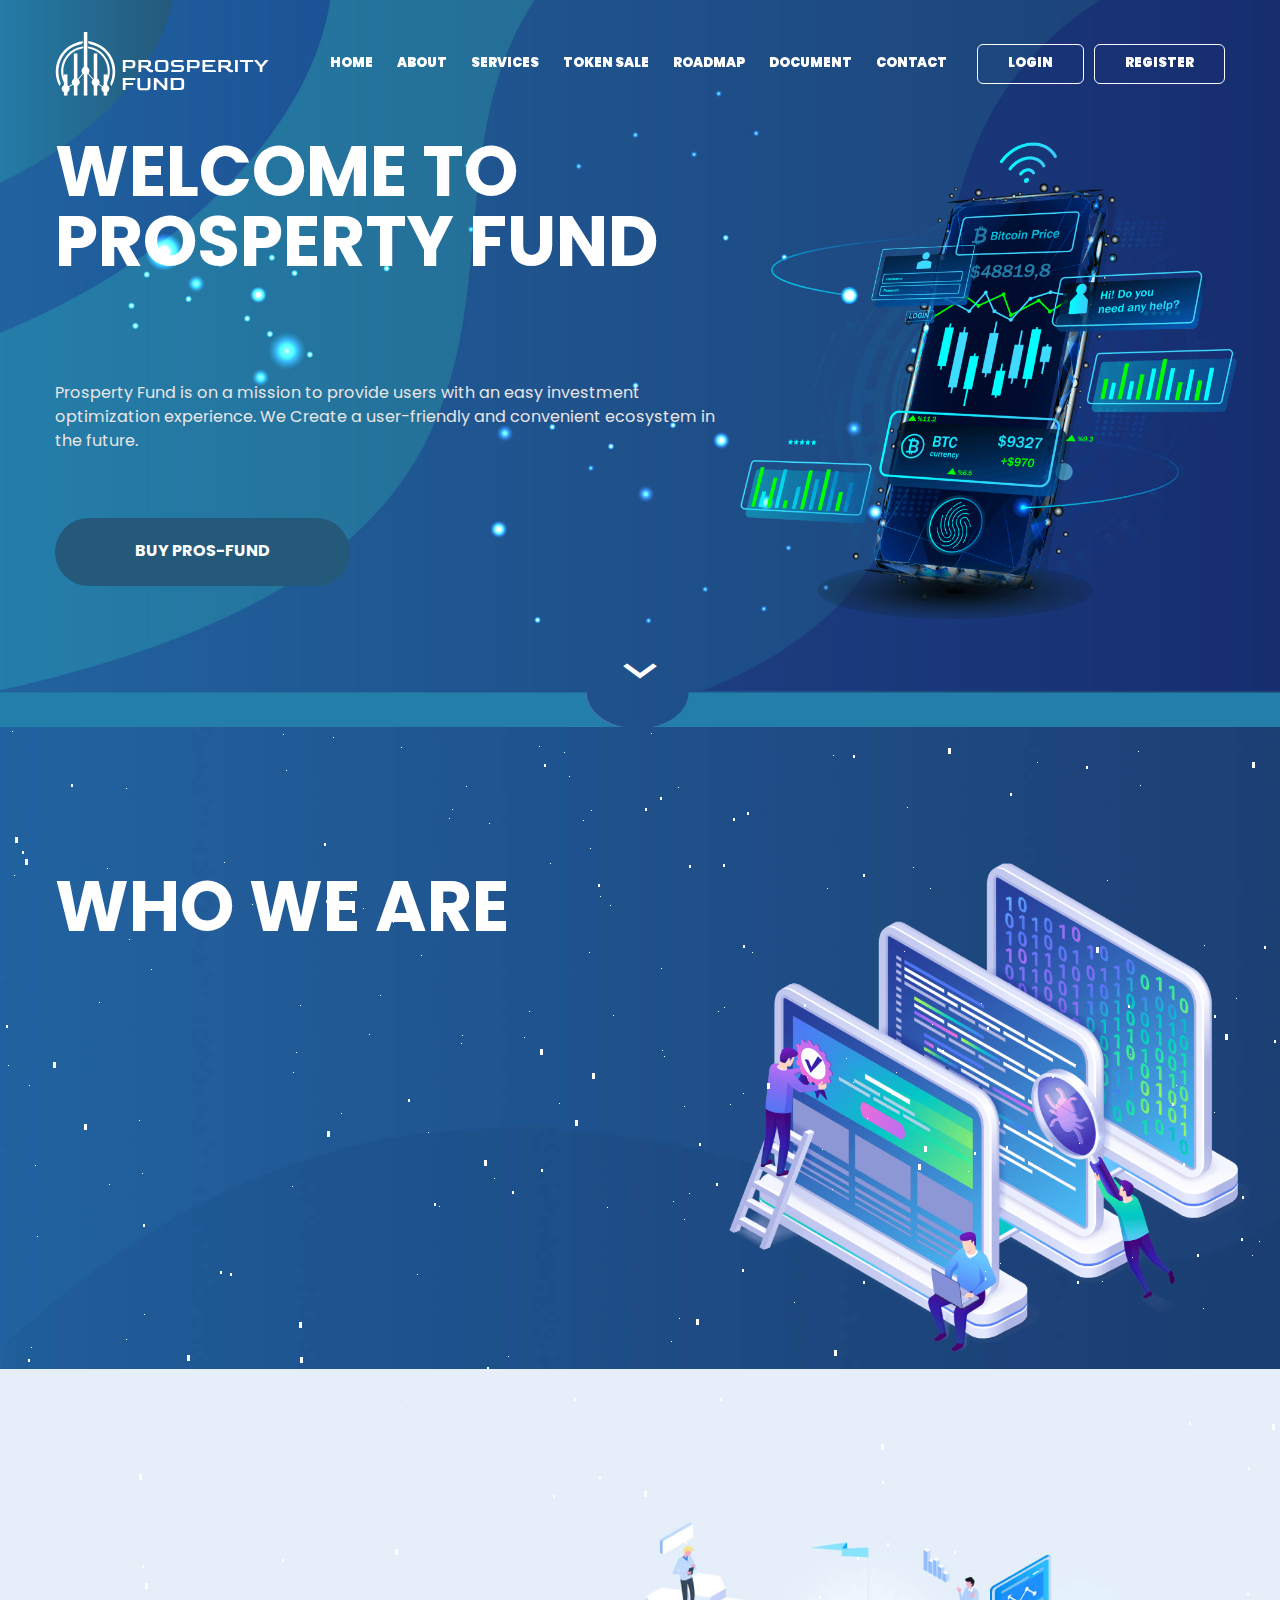
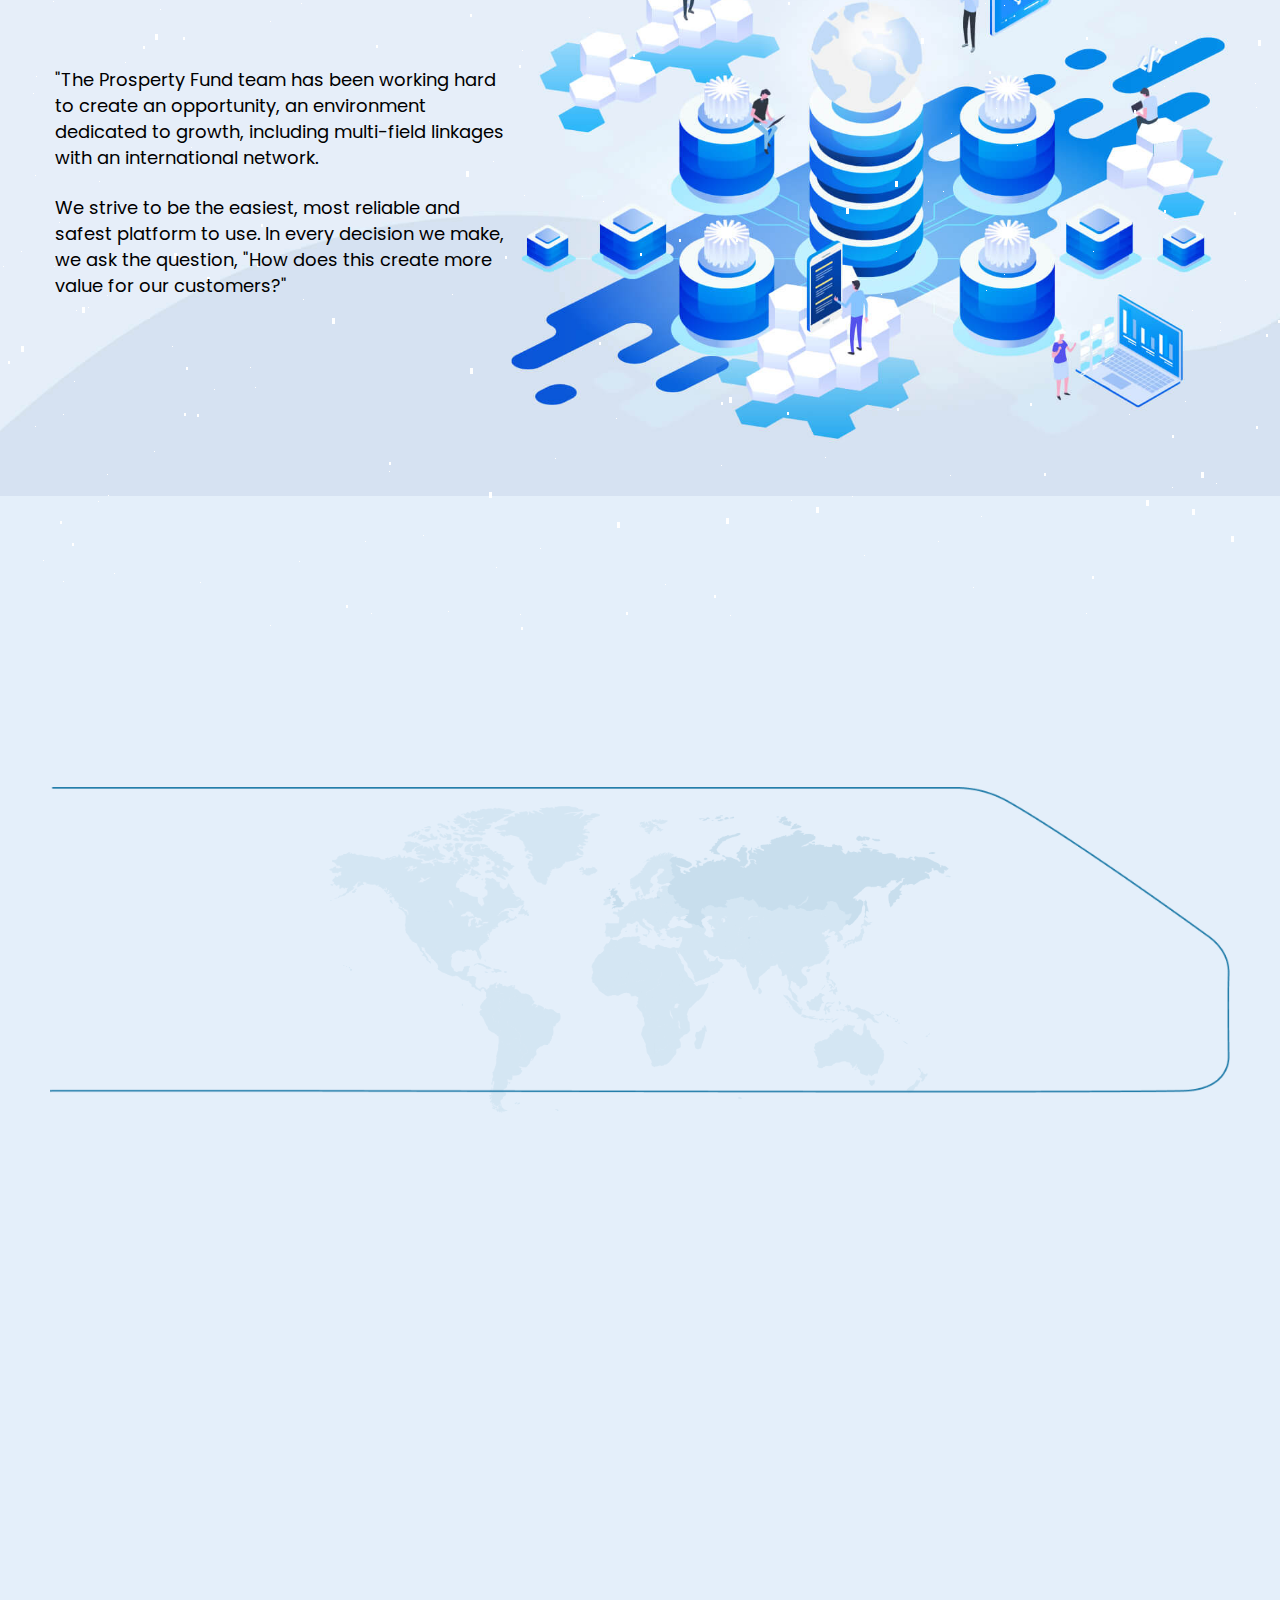
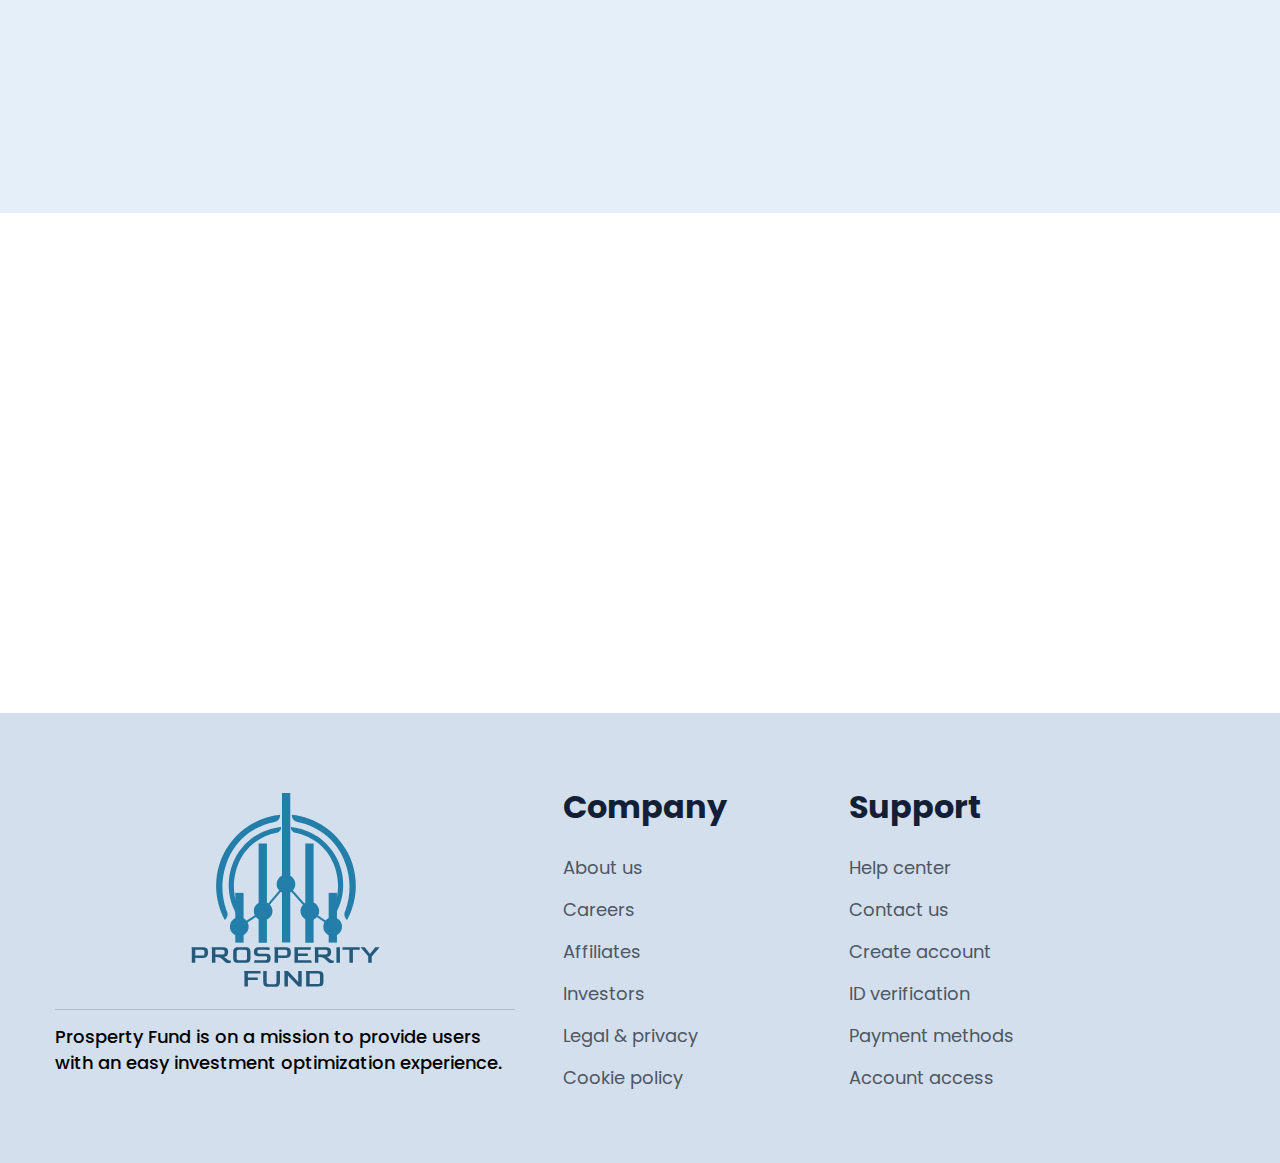
<file: index.html>
<!doctype html>
<html lang="en">
  <head>
    <meta charset="utf-8">
    <title>Prosperty</title>
    <meta name="viewport" content="width=device-width, initial-scale=1" />
    <link rel="icon" href="images/favicon.png" />
    <script src="assets/js/jquery-3.6.0.min.js"></script>
    <link rel="stylesheet" type="text/css" href="assets/libs/flickity/flickity.min.css"/>
    <link href="assets/css/main.css" rel="stylesheet">
  </head>
  <body class="home">

    <header class="header -fix" data-toggle="sticky-onscroll">
      <div class="container container-xxl d-flex align-items-center">

        <h1 class="logo">
          <a href="index.html">
            <img src="images/logo.svg" alt="Logo">
          </a>
        </h1>
        <nav class="main__nav ms-auto">
          <ul class="el__menu">
            <li class="menu-item"><a href="index.html">HOME</a></li>
            <li class="menu-item"><a href="#home-about">ABOUT</a></li>
            <li class="menu-item"><a href="#home-services">SERVICES</a></li>
            <li class="menu-item"><a href="#home-token-sale">TOKEN SALE</a></li>
            <li class="menu-item"><a href="#home-roadmap">ROADMAP</a></li>
            <li class="menu-item"><a href="#home-document">DOCUMENT</a></li>
            <li class="menu-item"><a href="#home-contact">CONTACT</a></li>
          </ul>
        </nav>
        <div class="header__group d-none d-lg-flex">
          <a href="login.html" class="header__btn">Login</a>
          <a href="register.html" class="header__btn">Register</a>
        </div>
        <div class="menu-mb__btn ms-auto" data-id="menu__mobile">
          <span class="iconz-bar"></span>
          <span class="iconz-bar"></span>
          <span class="iconz-bar"></span>
        </div>
      </div>
    </header>

    <div class="wrapper">

      <section class="home-banner" style="background-image:url(images/home-banner.jpg);">
        <div class="home-banner__wrap">
          <div class="container container-xxl">
            <div class="row">
              <div class="col-md-5 position-relative order-md-2">
                <div class="el__thumb">
                  <div class="dnfix__thumb -contain">
                    <img src="images/home-banner-img.png" alt="">
                  </div>
                </div>
              </div>

              <div class="col-md-7 d-flex align-items-center">
                <div class="el__meta">
                  <h2 class="el__title wow fadeInLeft">WELCOME TO <br>PROSPERTY FUND</h2>
                  <div class="el__excerpt wow fadeInUp">
                  Prosperty Fund is on a mission to provide users with an easy investment optimization experience. We Create a user-friendly and convenient ecosystem in the future.
                  </div>
                  <div class=" wow fadeInUp"><a href="" class="btn el__btn">BUY PROS-FUND</a></div>
                </div>
              </div>

            </div>
          </div>
        </div>

        <a href="#home-about" class="home-banner__nextpage">
          <span class="icon-arrow-down"></span>
        </a>

        <div class="el__stars">
          <div id="stars"></div>
          <div id="stars2"></div>
          <div id="stars3"></div>
        </div>
      </section>

      <section id="home-about" class="home-who" style="background-image:url(images/home-who-bg.jpg);">
        <div class="container container-xxl">
          <div class="row">
            <div class="col-md-6">
              <h2 class="el__title wow fadeInUp">WHO WE ARE</h2>
              <div class="el__excerpt wow fadeInRight">
                We are building the cryptoeconomy – a more fair, accessible, efficient, and transparent financial system enabled by crypto. With a professional support team, more than 10,000 members, not only stop here but will develop in further.
              </div>
              <div class="wow fadeInUp"><a href="" class="btn">More</a></div>
            </div>
            <div class="col-md-6">
              <div class="el__thumb wow fadeInUp">
                <img src="images/home-who-img-01.png" alt="">
              </div>
            </div>
          </div>
        </div>
      </section>

      <section class="home-unknown" style="background-image:url(images/home-unknown-bg.jpg);">
        <div class="home-unknown__wrap">
          <div class="container container-xxl">
            <div class="row">
              <div class="col-lg-6">
                <div class="sc__header wow fadeInUp">
                  <h2 class="sc__header__title">OUR MISSON & VISION</h2>
                </div>
                <div class="el__excerpt">
                  <p>"The Prosperty Fund team has been working hard to create an opportunity, an environment dedicated to growth, including multi-field linkages with an international network.</p>
                  <p>We strive to be the easiest, most reliable and safest platform to use. In every decision we make, we ask the question, "How does this create more value for our customers?"</p>
                </div>
              </div>
            </div>
          </div>
        </div>
      </section>

      <section id="home-roadmap" class="home-roadmap">
        <div class="contaienr">
          <header class="sc__header text-center wow fadeInUp">
            <h2 class="sc__header__title">OUR ROADMAP</h2>
          </header>

          <div class="el__map">
            <div class="el__map__line">
              <div class="el__map__item -s1 wow fadeInUp" data-wow-duration=".6s">
                <p class="el__item__date">Phase 1</p>
                <p class="el__item__excerpt">2016 - 2022 Building a community of participation around the world</p>
              </div>
              <div class="el__map__item -s2 wow fadeInUp" data-wow-duration=".8s">
                <p class="el__item__date">Phase 2</p>
                <p class="el__item__excerpt">2023 Promoting investment development in the digital industry</p>
              </div>
              <div class="el__map__item -s3 wow fadeInUp" data-wow-duration="1s">
                <p class="el__item__date">Phase 3</p>
                <p class="el__item__excerpt">2024 Officially launching the digital technology market connection floor, connecting large corporations to invest in the market</p>
              </div>
              <div class="el__map__item -s4 wow fadeInUp" data-wow-duration="1.2s">
                <p class="el__item__date">Phase 4</p>
                <p class="el__item__excerpt">Listing shares on NASDAQ New York City - USA</p>
              </div>
            </div>
          </div> <!-- .el__map -->

          <div class="container">
            <div class="el__mapSlider__wrapper d-md-none">
              <div class="el__mapSlider flickity" data-flickity='{ "wrapAround": true, "pageDots": false}'>
                <div class="slider__item__wrap col-12">
                  <div class="el__map__item2">
                    <p class="el__item__date">Phase 1</p>
                    <p class="el__item__excerpt">2016 - 2022 Building a community of participation around the world</p>
                  </div>
                </div>
                <div class="slider__item__wrap col-12">
                  <div class="el__map__item2">
                    <p class="el__item__date">Phase 2</p>
                    <p class="el__item__excerpt">2023 Promoting investment development in the digital industry</p>
                  </div>
                </div>
                <div class="slider__item__wrap col-12">
                  <div class="el__map__item2">
                    <p class="el__item__date">Phase 3</p>
                    <p class="el__item__excerpt">2024 Officially launching the digital technology market connection floor, connecting large corporations to invest in the market</p>
                  </div>
                </div>
                <div class="slider__item__wrap col-12">
                  <div class="el__map__item2">
                    <p class="el__item__date">Phase 4</p>
                    <p class="el__item__excerpt">Listing shares on NASDAQ New York City - USA</p>
                  </div>
                </div>
              </div>
            </div>
          </div>

        </div>
      </section>

      <section id="home-token-sale" class="home-token">
        <div class="container">
          <header class="sc__header text-center wow fadeInUp">
            <h2 class="sc__header__title">TOKEN DISTRIBUTION</h2>
          </header>

            <div class="el__item -large wow fadeInUp mb-0">
                <h3 class="el__item__title">Total supply</h3>
                <p class="el__item__sub">15B</p>
            </div>

            <!-- <div class="row justify-content-center wow fadeInUp d-none">
              <div class="col-lg-2 col-md-3 col-6">
                <div class="el__item">
                    <h3 class="el__item__title">Seedround</h3>
                    <div class="el__item__sub">5%</div>
                </div>
              </div>
              <div class="col-lg-2 col-md-3 col-6">
                <div class="el__item">
                    <h3 class="el__item__title">Private sale</h3>
                    <div class="el__item__sub">5%</div>
                </div>
              </div>
              <div class="col-lg-2 col-md-3 col-6">
                <div class="el__item">
                    <h3 class="el__item__title">Pre Sale</h3>
                    <div class="el__item__sub">22%</div>
                </div>
              </div>
              <div class="col-lg-2 col-md-3 col-6">
                <div class="el__item">
                    <h3 class="el__item__title">Public Sale</h3>
                    <div class="el__item__sub">22%</div>
                </div>
              </div>
              <div class="col-lg-2 col-md-3 col-6">
                <div class="el__item">
                    <h3 class="el__item__title">Airdrop</h3>
                    <div class="el__item__sub">1%</div>
                </div>
              </div>
              <div class="col-lg-2 col-md-3 col-6">
                <div class="el__item">
                    <h3 class="el__item__title">Advisor</h3>
                    <div class="el__item__sub">5%</div>
                </div>
              </div>

              <div class="col-lg-2 col-md-3 col-6">
                <div class="el__item">
                    <h3 class="el__item__title">Technical</h3>
                    <div class="el__item__sub">10%</div>
                </div>
              </div>
              <div class="col-lg-2 col-md-3 col-6">
                <div class="el__item">
                    <h3 class="el__item__title">Ecosystem</h3>
                    <div class="el__item__sub">15%</div>
                </div>
              </div>
              <div class="col-lg-2 col-md-3 col-6">
                <div class="el__item">
                    <h3 class="el__item__title">Reserve Funding</h3>
                    <div class="el__item__sub">10%</div>
                </div>
              </div>
              <div class="col-lg-2 col-md-3 col-6">
                <div class="el__item">
                    <h3 class="el__item__title">Marketing</h3>
                    <div class="el__item__sub">20%</div>
                </div>
              </div>
            </div> -->
        </div>
      </section>

      <section class="home-map">
        <div class="videoWrapper">
            <iframe src="https://www.google.com/maps/embed?pb=!1m14!1m8!1m3!1d13390.164672635306!2d111.48383552739249!3d65.94785900215754!3m2!1i1024!2i768!4f13.1!3m3!1m2!1s0x0%3A0x91ccf0117cfc6f6b!2z0KjQutC-0LvQsCDihJY1!5e0!3m2!1svi!2s!4v1642772098328!5m2!1svi!2s" width="600" height="450" style="border:0;" allowfullscreen="" loading="lazy"></iframe>
        </div>

<!--         <div class="el__map">
          <div class="el__map__thumb">
            <div class="dnfix__thumb">
              <img src="images/home-map-bg.jpg" alt="">
            </div>
            <div>
            </div>
            <div class="el__map__marker">
              <i class="icon-map-marker"></i>
              <div class="el__map__title">Lorem Ipsum is simply dummy text</div>
            </div>
          </div>
        </div> -->
      </section>

      <footer id="home-contact" class="footer">
        <div class="footer__wrap">
          <div class="container container-xxl">
           <div class="row gx-lg-5 gx-xxl-80">
             <div class="col-lg-5">
                <div class="footer__item">
                  <a href="index.html" class="footer__logo">
                    <img src="images/footer-logo.svg" alt="Logo">
                  </a>
                  <hr>
                  <div class="footer__text">Prosperty Fund is on a mission to provide users with an easy investment optimization experience.</div>
                </div>
             </div>
             <div class="col-lg-7">
               <div class="row gx-xxl-80">
                 <div class="col-lg-5 col-6">
                    <div class="footer__item">
                     <h3 class="footer__title">Company</h3>
                     <ul class="footer__list">
                       <li><a href="">About us</a></li>
                       <li><a href="">Careers</a></li>
                       <li><a href="">Affiliates</a></li>
                       <li><a href="">Investors</a></li>
                       <li><a href="">Legal & privacy</a></li>
                       <li><a href="">Cookie policy</a></li>
                     </ul>
                    </div>
                 </div>
                 <div class="col-lg-5 col-6">
                    <div class="footer__item">
                     <h3 class="footer__title">Support</h3>
                     <ul class="footer__list">
                       <li><a href="">Help center</a></li>
                       <li><a href="">Contact us</a></li>
                       <li><a href="">Create account</a></li>
                       <li><a href="">ID verification</a></li>
                       <li><a href="">Payment methods</a></li>
                       <li><a href="">Account access</a></li>
                     </ul>
                    </div>
                 </div>
               </div>
             </div>

           </div>

          </div>
        </div>
      </footer>

      <nav id="menu__mobile" class="nav__mobile">
          <div class="nav__mobile__content px-3">
            <div class="header__group d-flex me-0">
              <a href="login.html" class="header__btn">Login</a>
              <a href="register.html" class="header__btn">Register</a>
            </div>

            <ul class="nav__mobile--ul">
              <li class="menu-item"><a href="index.html">HOME</a></li>
              <li class="menu-item"><a href="#home-about">ABOUT</a></li>
              <li class="menu-item"><a href="#home-services">SERVICES</a></li>
              <li class="menu-item"><a href="#home-token-sale">TOKEN SALE</a></li>
              <li class="menu-item"><a href="#home-roadmap">ROADMAP</a></li>
              <li class="menu-item"><a href="#home-document">DOCUMENT</a></li>
              <li class="menu-item"><a href="#home-contact">CONTACT</a></li>
            </ul>
          </div>
      </nav>

    </div> <!-- .wrapper -->
    <script src="assets/libs/bootstrap/js/bootstrap.bundle.min.js"></script>
    <script type="text/javascript" src="assets/libs/flickity/flickity.pkgd.min.js"></script>
    <script type="text/javascript" src="assets/js/wow.min.js"></script>

    <script src="assets/js/main.js"></script>
  </body>
</html>
</file>
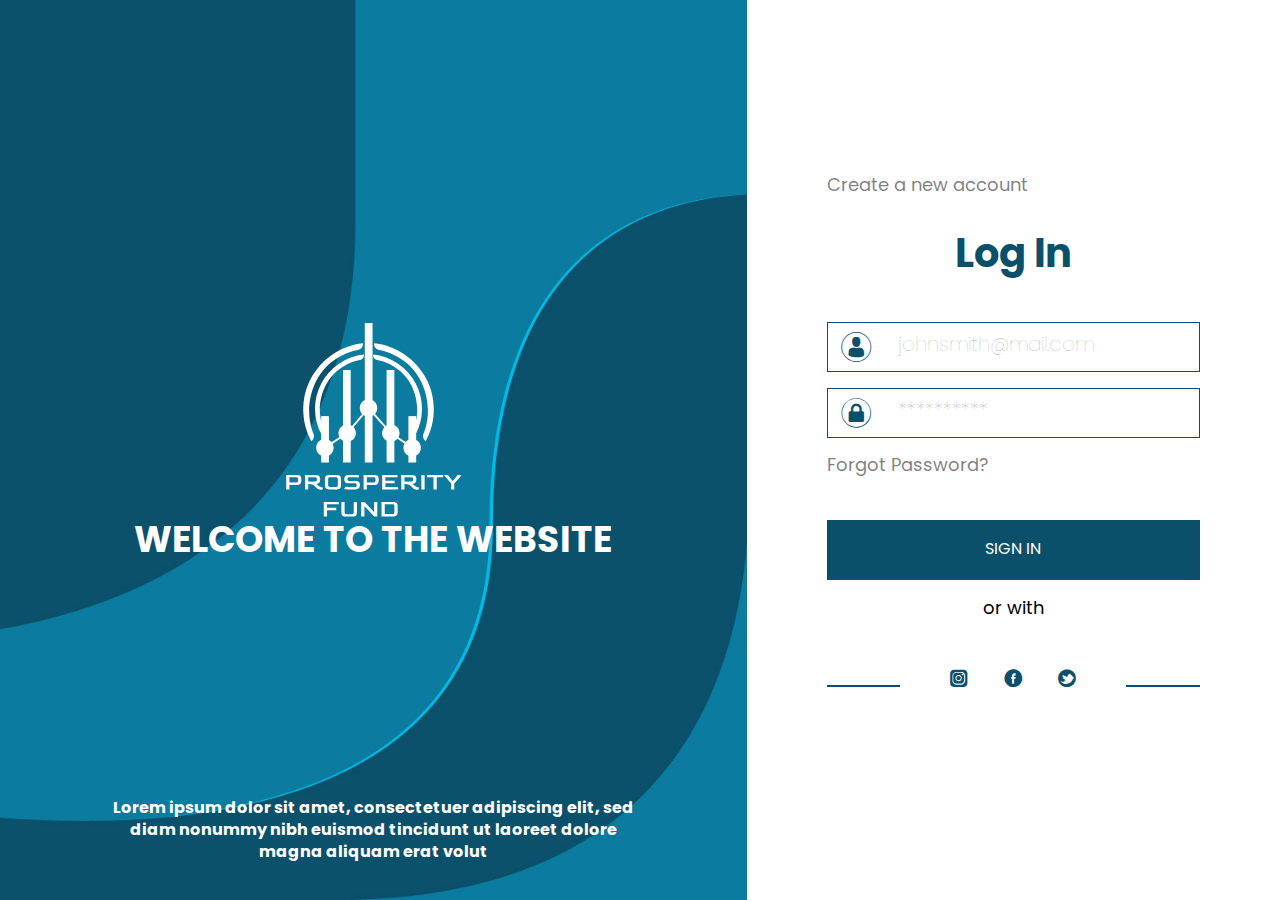
<file: login.html>
<!doctype html>
<html lang="en">
  <head>
    <meta charset="utf-8">
    <title>Prosperty</title>
    <meta name="viewport" content="width=device-width, initial-scale=1" />
    <link rel="icon" href="images/favicon.png" />
    <script src="assets/js/jquery-3.6.0.min.js"></script>
    <link href="assets/css/main.css" rel="stylesheet">
  </head>
  <body class="login">

    <div class="wrapper">
      <div class="login__wrap">
        <div class="container-fluid">
          <div class="row">
            <div class="col-md-7">
              <div class="login__banner">
                <div class="login__banner__content">
                  <div>
                    <a href="index.html" class="wow fadeInUp">
                      <img src="images/logo-login.svg" alt="Logo">
                    </a>
                    <p class="login__banner__title wow fadeInUp">WELCOME TO THE WEBSITE</p>
                  </div>
                </div>

                <div class="login__banner__footer wow fadeInUp">
                  <p>Lorem ipsum dolor sit amet, consectetuer adipiscing elit, sed diam nonummy nibh euismod tincidunt ut laoreet dolore magna aliquam erat volut</p>
                </div>
              </div>

            </div>
            <div class="col-md-5 login__box">
              <p class="login__box__text"><a href="register.html">Create a new account</a></p>
              <h1 class="login__box__title text-center">Log In</h1>
              <form action="">
                <div class="input__wrap -icon mb-3 mb-xxl-5">
                  <i class="icon-user"></i>
                  <input type="text" class="input form-control" placeholder="johnsmith@mail.com">
                </div>
                <div class="input__wrap -icon mb-3 mb-xxl-5">
                  <i class="icon-lock"></i>
                  <input type="password" class="input form-control" placeholder="**********">
                </div>
                <div class="form-group text__wrap">
                  <a href="">Forgot Password?</a>
                </div>

                <div class="form-group mb-3 text-center">
                  <input type="submit" name="wp-submit" id="wp-submit" class="wpuf-submit-button" value="SIGN IN">

                  <div class="login__socical">
                    <p class="login__socical__text">or with</p>
                    <div class="login__socical__wrap position-relative">
                      <ul class="login__socical__list">
                        <li><a href=""><span class="icon-instagram"></span></a></li>
                        <li><a href=""><span class="icon-facebook"></span></a></li>
                        <li><a href=""><span class="icon-twitter"></span></a></li>
                      </ul>
                    </div>
                  </div>
                </div>
              </form>
            </div>
          </div>
        </div>
      </div>
    </div> <!-- .wrapper -->

    <script src="assets/libs/bootstrap/js/bootstrap.bundle.min.js"></script>
    <script type="text/javascript" src="assets/js/wow.min.js"></script>

    <script src="assets/js/main.js"></script>
  </body>
</html>
</file>
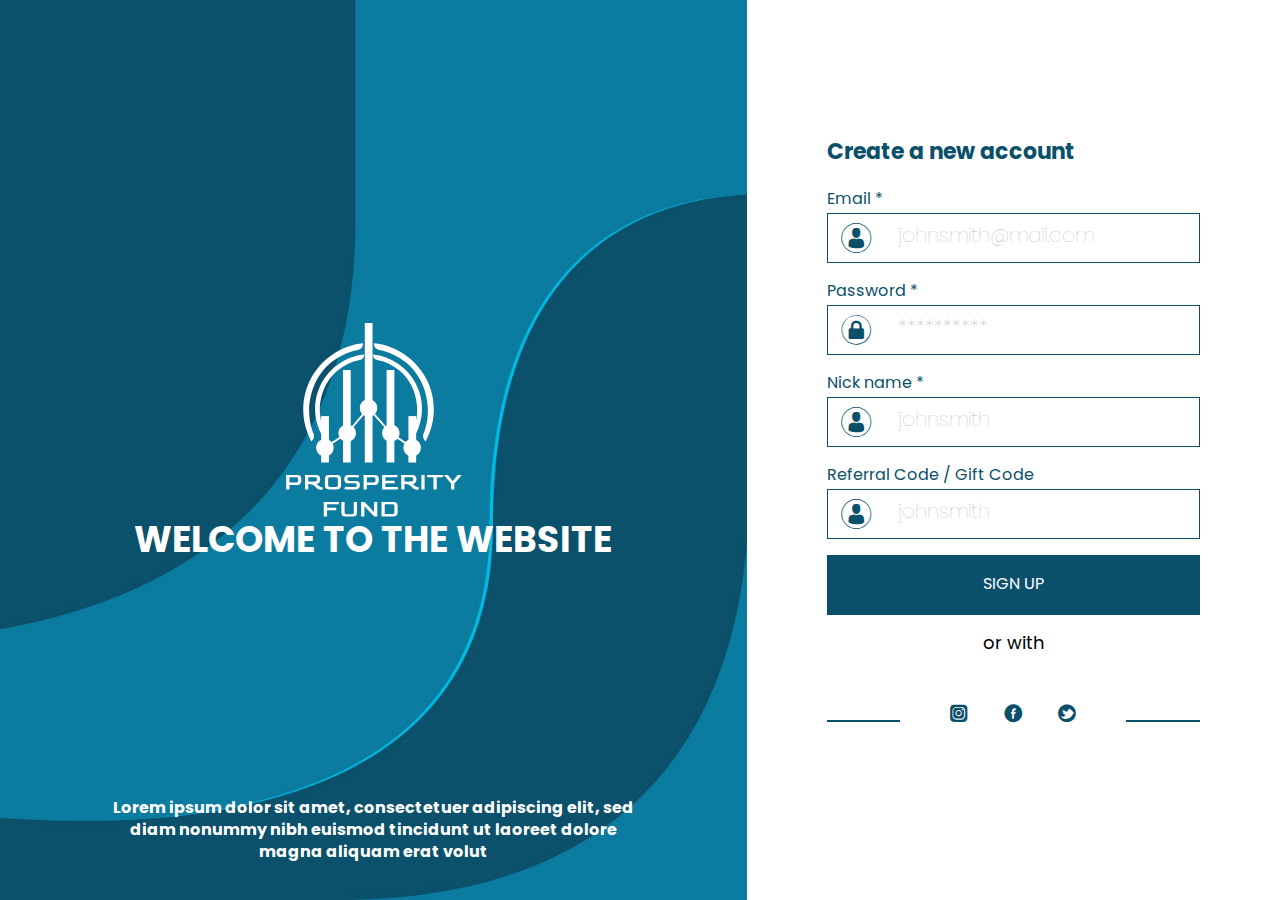
<file: register.html>
<!doctype html>
<html lang="en">
  <head>
    <meta charset="utf-8">
    <title>Prosperty</title>
    <meta name="viewport" content="width=device-width, initial-scale=1" />
    <link rel="icon" href="images/favicon.png" />
    <script src="assets/js/jquery-3.6.0.min.js"></script>
    <link href="assets/css/main.css" rel="stylesheet">
  </head>
  <body class="login">

    <div class="wrapper">
      <div class="login__wrap">
        <div class="container-fluid">
          <div class="row">
            <div class="col-md-7">
              <div class="login__banner">
                <div class="login__banner__content">
                  <div>
                    <a href="index.html" class="wow fadeInUp">
                      <img src="images/logo-login.svg" alt="Logo">
                    </a>
                    <p class="login__banner__title wow fadeInUp">WELCOME TO THE WEBSITE</p>
                  </div>
                </div>

                <div class="login__banner__footer wow fadeInUp">
                  <p>Lorem ipsum dolor sit amet, consectetuer adipiscing elit, sed diam nonummy nibh euismod tincidunt ut laoreet dolore magna aliquam erat volut</p>
                </div>
              </div>

            </div>
            <div class="col-md-5 login__box wow fadeInRight">
              <h1 class="login__box__sub">Create a new account</h1>
              <form action="">
                <label for="">Email *</label>
                <div class="input__wrap -icon mb-3 mb-xxl-4">
                  <i class="icon-user"></i>
                  <input type="text" class="input form-control" placeholder="johnsmith@mail.com">
                </div>
                <label for="">Password *</label>
                <div class="input__wrap -icon mb-3 mb-xxl-4">
                  <i class="icon-lock"></i>
                  <input type="password" class="input form-control" placeholder="**********">
                </div>
                <label for="">Nick name *</label>
                <div class="input__wrap -icon mb-3 mb-xxl-4">
                  <i class="icon-user"></i>
                  <input type="text" class="input form-control" placeholder="johnsmith">
                </div>
                <label for="">Referral Code / Gift Code</label>
                <div class="input__wrap -icon mb-3 mb-xxl-4">
                  <i class="icon-user"></i>
                  <input type="text" class="input form-control" placeholder="johnsmith">
                </div>

                <div class="form-group mb-3 text-center">
                  <input type="submit" name="wp-submit" id="wp-submit" class="wpuf-submit-button" value="SIGN UP">

                  <div class="login__socical">
                    <p class="login__socical__text">or with</p>
                    <div class="login__socical__wrap position-relative">
                      <ul class="login__socical__list">
                        <li><a href=""><span class="icon-instagram"></span></a></li>
                        <li><a href=""><span class="icon-facebook"></span></a></li>
                        <li><a href=""><span class="icon-twitter"></span></a></li>
                      </ul>
                    </div>
                  </div>
                </div>
              </form>
            </div>
          </div>
        </div>
      </div>
    </div> <!-- .wrapper -->

    <script src="assets/libs/bootstrap/js/bootstrap.bundle.min.js"></script>
    <script type="text/javascript" src="assets/js/wow.min.js"></script>

    <script src="assets/js/main.js"></script>
  </body>
</html>
</file>
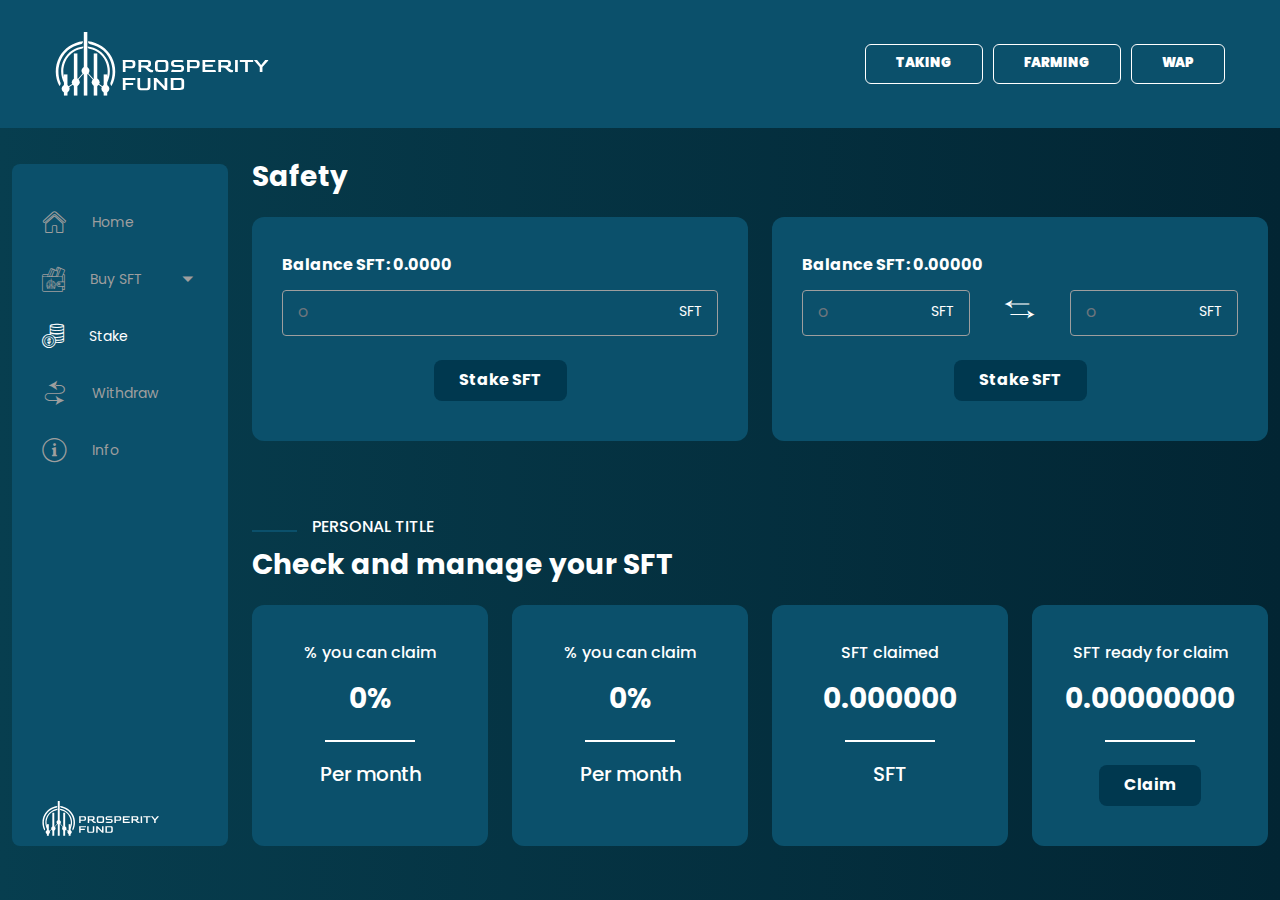
<file: staking.html>
<!doctype html>
<html lang="en">
  <head>
    <meta charset="utf-8">
    <title>Prosperty</title>
    <meta name="viewport" content="width=device-width, initial-scale=1" />
    <link rel="icon" href="images/favicon.png" />
    <script src="assets/js/jquery-3.6.0.min.js"></script>
    <link href="assets/css/main.css" rel="stylesheet">
  </head>
  <body class="account">
    <header class="header -fix header__account" data-toggle="sticky-onscroll">
      <div class="container container-xxl d-flex align-items-center">

        <h1 class="logo">
          <a href="index.html">
            <img src="images/logo.svg" alt="Logo">
          </a>
        </h1>

        <div class="header__group ms-lg-auto d-none d-lg-flex">
          <a href="" class="header__btn">TAKING</a>
          <a href="" class="header__btn">FARMING</a>
          <a href="" class="header__btn">WAP</a>
        </div>
        <div class="menu-mb__btn ms-auto" data-id="menu__mobile">
          <span class="iconz-bar"></span>
          <span class="iconz-bar"></span>
          <span class="iconz-bar"></span>
        </div>
      </div>
    </header>
    <div class="account__wrapper">
      <div class="container-fluid">
        <div class="row">
          <div class="col-md-3 col--left d-none d-lg-block">
            <div class="account__sidebar">
                <div>
                  <ul class="el__menu">
                    <li><a href="user-home.html"><i class="icon-home"></i>Home</a></li>
                    <li class="menu-item-has-children">
                      <a href=""><i class="icon-buy-sft"></i>Buy SFT</a>
                      <ul class="sub-menu">
                        <li class="menu-item"><a href="">Buy SFT</a></li>
                        <li class="menu-item"><a href="">Buy SFT</a></li>
                        <li class="menu-item"><a href="">Buy SFT</a></li>
                      </ul>
                    </li>
                    <li class="active"><a href="staking.html"><i class="icon-coin"></i>Stake</a></li>
                    <li><a href=""><i class="icon-withdraw"></i>Withdraw</a></li>
                    <li><a href="user-info.html"><i class="icon-info"></i>Info</a></li>
                  </ul>
                </div>

                <div class="account__sidebar__footer">
                    <img src="images/logo.svg" alt="">
                </div>
            </div>

          </div>
          <div class="col col--right">
            <div class="account__content">
              <header class="ac__header mb-4">
                <h2 class="ac__header__title">Safety</h2>
              </header>
              <div class="row mb-5">
                <div class="col-md-6 d-sm-flex">
                  <div class="el__box -small">
                    <h6 class="mb-3"><strong>Balance SFT: 0.0000</strong></h6>
                    <div class="el__box__iamount mb-4">
                      <input type="text" class="form-control" placeholder="o">
                      <div class="-amount__fix">SFT</div>
                    </div>
                    <div class="text-center">
                      <button class="el__box__btn" data-bs-toggle="modal" data-bs-target="#notifiModal">Stake SFT</button>
                    </div>

                  </div>
                </div>
                <div class="col-md-6 d-sm-flex">
                  <div class="el__box -small">
                    <h6 class="mb-3"><strong>Balance SFT: 0.00000</strong></h6>
                    <div class="row align-items-center">
                        <div class="col-md-5">
                          <div class="el__box__iamount mb-4">
                            <input type="text" class="form-control" placeholder="o">
                            <div class="-amount__fix">SFT</div>
                          </div>
                        </div>
                        <div class="col-md-2 text-center mb-4">
                          <i class="icon-transfer"></i>
                        </div>
                        <div class="col-md-5">
                          <div class="el__box__iamount mb-4">
                            <input type="text" class="form-control" placeholder="o">
                            <div class="-amount__fix">SFT</div>
                          </div>
                        </div>
                    </div>
                    <div class="text-center">
                      <button class="el__box__btn" data-bs-toggle="modal" data-bs-target="#notifiModal">Stake SFT</button>
                    </div>

                  </div>
                </div>
              </div>

              <header class="ac__header mb-4">
                <h6 class="ac__header__sub mb-3">PERSONAL TITLE</h6>
                <h2 class="ac__header__title">Check and manage your SFT</h2>
              </header>

              <div class="row">
                <div class="col-lg-3 col-md-6 d-sm-flex text-center">
                  <div class="el__box -small">
                    <h6 class="mb-4">% you can claim</h6>
                    <p class="el__box__textlarge mb-4">0%</p>
                    <div class="el__box__line mb-4"></div>
                    <h5>Per month</h5>
                  </div>
                </div>
                <div class="col-lg-3 col-md-6 d-sm-flex text-center">
                  <div class="el__box -small">
                    <h6 class="mb-4">% you can claim</h6>
                    <p class="el__box__textlarge mb-4">0%</p>
                    <div class="el__box__line mb-4"></div>
                    <h5>Per month</h5>
                  </div>
                </div>
                <div class="col-lg-3 col-md-6 d-sm-flex text-center">
                  <div class="el__box -small">
                    <h6 class="mb-4">SFT claimed</h6>
                    <p class="el__box__textlarge mb-4">0.000000</p>
                    <div class="el__box__line mb-4"></div>
                    <h5>SFT</h5>
                  </div>
                </div>
                <div class="col-lg-3 col-md-6 d-sm-flex text-center">
                  <div class="el__box -small">
                    <h6 class="mb-4">SFT ready for claim</h6>
                    <p class="el__box__textlarge mb-4">0.00000000</p>
                    <div class="el__box__line mb-4"></div>
                    <div class="text-center">
                      <button class="el__box__btn" data-bs-toggle="modal" data-bs-target="#notifiModal">Claim</button>
                    </div>
                  </div>
                </div>
              </div>
            </div>
          </div>
        </div>
      </div>

      <!-- Modal -->
      <div class="modal fade" id="notifiModal" tabindex="-1" aria-labelledby="notifiModalLabel" aria-hidden="true">
        <div class="modal-dialog modal-dialog-centered">
          <div class="modal-content">
            <div class="modal-header justify-content-center">
              <h5 class="modal-title" id="exampleModalLabel">Notification</h5>
              <button type="button" class="btn-close" data-bs-dismiss="modal" aria-label="Close"></button>
            </div>
            <div class="modal-body">
              <div class="d-flex justify-content-around">
                <button type="button" class="modal__btn" data-bs-dismiss="modal">Approval</button>
                <button type="button" class="modal__btn">Cancel</button>
              </div>
            </div>
          </div>
        </div>
      </div>



      <nav id="menu__mobile" class="nav__mobile">
          <div class="nav__mobile__content px-3">
            <div class="header__group">
              <a href="" class="header__btn">TAKING</a>
              <a href="" class="header__btn">FARMING</a>
              <a href="" class="header__btn">WAP</a>
            </div>

            <ul class="nav__mobile--ul">
              <li><a href="user-home.html"><i class="icon-home"></i>Home</a></li>
               <li class="menu-item-has-children">
                <a href=""><i class="icon-buy-sft"></i>Buy SFT</a>
                <ul class="sub-menu">
                  <li class="menu-item"><a href="">Buy SFT</a></li>
                  <li class="menu-item"><a href="">Buy SFT</a></li>
                  <li class="menu-item"><a href="">Buy SFT</a></li>
                </ul>
              </li>
              <li class="active"><a href="staking.html"><i class="icon-coin"></i>Stake</a></li>
              <li><a href=""><i class="icon-withdraw"></i>Withdraw</a></li>
              <li><a href="user-info.html"><i class="icon-info"></i>Info</a></li>
            </ul>
          </div>
      </nav>

    </div> <!-- .wrapper -->

    <script src="assets/libs/bootstrap/js/bootstrap.bundle.min.js"></script>
    <script type="text/javascript" src="assets/js/wow.min.js"></script>

    <script src="assets/js/main.js"></script>
  </body>
</html>
</file>
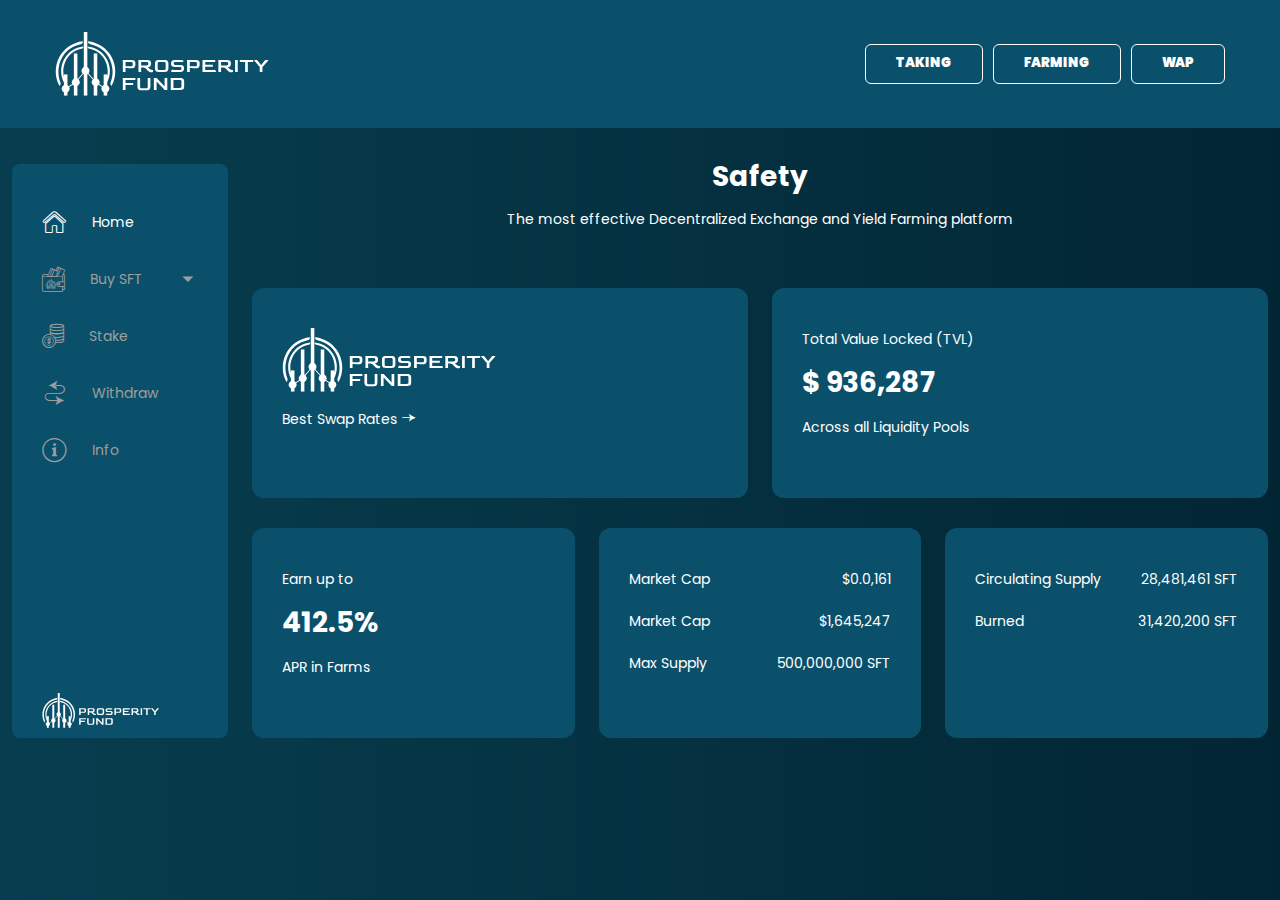
<file: user-home.html>
<!doctype html>
<html lang="en">
  <head>
    <meta charset="utf-8">
    <title>Prosperty</title>
    <meta name="viewport" content="width=device-width, initial-scale=1" />
    <link rel="icon" href="images/favicon.png" />
    <script src="assets/js/jquery-3.6.0.min.js"></script>
    <link href="assets/css/main.css" rel="stylesheet">
  </head>
  <body class="account">
    <header class="header -fix header__account" data-toggle="sticky-onscroll">
      <div class="container container-xxl d-flex align-items-center">

        <h1 class="logo">
          <a href="index.html">
            <img src="images/logo.svg" alt="Logo">
          </a>
        </h1>

        <div class="header__group ms-lg-auto d-none d-lg-flex">
          <a href="" class="header__btn">TAKING</a>
          <a href="" class="header__btn">FARMING</a>
          <a href="" class="header__btn">WAP</a>
        </div>
        <div class="menu-mb__btn ms-auto" data-id="menu__mobile">
          <span class="iconz-bar"></span>
          <span class="iconz-bar"></span>
          <span class="iconz-bar"></span>
        </div>
      </div>
    </header>
    <div class="account__wrapper">
      <div class="container-fluid">
        <div class="row">
          <div class="col-md-3 col--left d-none d-lg-block">
            <div class="account__sidebar">
                <div>
                  <ul>
                    <li class="active"><a href="user-home.html"><i class="icon-home"></i>Home</a></li>
                    <li class="menu-item-has-children">
                      <a href=""><i class="icon-buy-sft"></i>Buy SFT</a>
                      <ul class="sub-menu">
                        <li class="menu-item"><a href="">Buy SFT</a></li>
                        <li class="menu-item"><a href="">Buy SFT</a></li>
                        <li class="menu-item"><a href="">Buy SFT</a></li>
                      </ul>
                    </li>
                    <li><a href="staking.html"><i class="icon-coin"></i>Stake</a></li>
                    <li><a href=""><i class="icon-withdraw"></i>Withdraw</a></li>
                    <li><a href="user-info.html"><i class="icon-info"></i>Info</a></li>
                  </ul>
                </div>

                <div class="account__sidebar__footer">
                    <img src="images/logo.svg" alt="">
                </div>
            </div>

          </div>
          <div class="col col--right">
            <div class="account__content">
              <header class="ac__header text-center">
                <h2 class="ac__header__title">Safety</h2>
                <div class="ac__header__excerpt">The most effective Decentralized Exchange and Yield Farming platform</div>
              </header>
              <div class="row">
                <div class="col-md-6 d-sm-flex">
                  <div class="el__box -small">
                    <div class="el__box__logo mb-3">
                        <img src="images/logo.svg" width="100" height="50" alt="">
                    </div>
                    <a href="">Best Swap Rates <span class="icon-arrow-right2"></span></a>
                  </div>
                </div>
                <div class="col-md-6 d-sm-flex">
                  <div class="el__box -small">
                    <p>Total Value Locked (TVL)</p>
                    <p class="el__box__textlarge">$ 936,287</p>
                    <p>Across all Liquidity Pools</p>
                  </div>
                </div>
              </div>

              <div class="row">
                <div class="col-lg-4 col-md-6 d-sm-flex">
                  <div class="el__box -small">
                    <p>Earn up to</p>
                    <p class="el__box__textlarge">412.5%</p>
                    <p>APR in Farms</p>
                  </div>
                </div>
                <div class="col-lg-4 col-md-6 d-sm-flex">
                  <div class="el__box -small">
                    <div class="d-sm-flex">
                      <p>Market Cap</p>
                      <p class="ms-auto">$0.0,161</p>
                    </div>
                    <div class="d-sm-flex">
                      <p>Market Cap</p>
                      <p class="ms-auto">$1,645,247</p>
                    </div>
                    <div class="d-sm-flex">
                      <p>Max Supply</p>
                      <p class="ms-auto">500,000,000 SFT</p>
                    </div>

                  </div>
                </div>
                <div class="col-lg-4 col-md-6 d-sm-flex">
                  <div class="el__box -small">
                    <div class="d-sm-flex">
                      <p>Circulating Supply</p>
                      <p class="ms-auto">28,481,461 SFT</p>
                    </div>
                    <div class="d-sm-flex">
                      <p>Burned</p>
                      <p class="ms-auto">31,420,200 SFT</p>
                    </div>

                  </div>
                </div>
              </div>
            </div>
          </div>
        </div>
      </div>


      <nav id="menu__mobile" class="nav__mobile">
          <div class="nav__mobile__content px-3">
            <div class="header__group">
              <a href="" class="header__btn">TAKING</a>
              <a href="" class="header__btn">FARMING</a>
              <a href="" class="header__btn">WAP</a>
            </div>

            <ul class="nav__mobile--ul">
              <li class="active"><a href="user-home.html"><i class="icon-home"></i>Home</a></li>
              <li class="menu-item-has-children">
                <a href=""><i class="icon-buy-sft"></i>Buy SFT</a>
                <ul class="sub-menu">
                  <li class="menu-item"><a href="">Buy SFT</a></li>
                  <li class="menu-item"><a href="">Buy SFT</a></li>
                  <li class="menu-item"><a href="">Buy SFT</a></li>
                </ul>
              </li>
              <li><a href="staking.html"><i class="icon-coin"></i>Stake</a></li>
              <li><a href=""><i class="icon-withdraw"></i>Withdraw</a></li>
              <li><a href="user-info.html"><i class="icon-info"></i>Info</a></li>
            </ul>
          </div>
      </nav>

    </div> <!-- .wrapper -->

    <script src="assets/libs/bootstrap/js/bootstrap.bundle.min.js"></script>
    <script type="text/javascript" src="assets/js/wow.min.js"></script>

    <script src="assets/js/main.js"></script>
  </body>
</html>
</file>
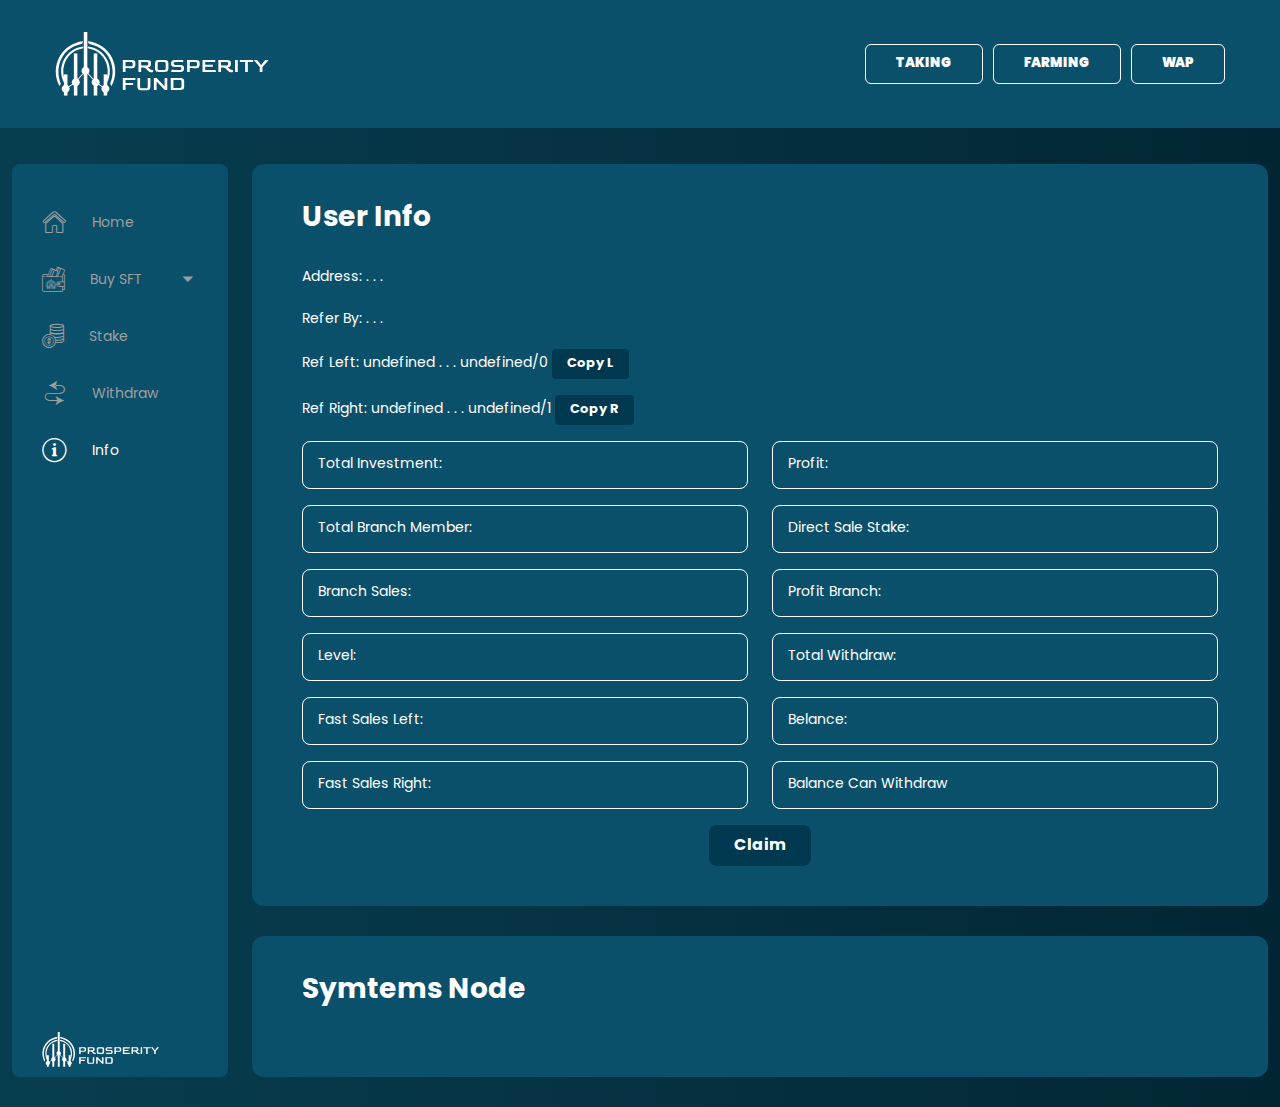
<file: user-info.html>
<!doctype html>
<html lang="en">
  <head>
    <meta charset="utf-8">
    <title>Prosperty</title>
    <meta name="viewport" content="width=device-width, initial-scale=1" />
    <link rel="icon" href="images/favicon.png" />
    <script src="assets/js/jquery-3.6.0.min.js"></script>
    <link href="assets/css/main.css" rel="stylesheet">
  </head>
  <body class="account">
    <header class="header -fix header__account" data-toggle="sticky-onscroll">
      <div class="container container-xxl d-flex align-items-center">

        <h1 class="logo">
          <a href="index.html">
            <img src="images/logo.svg" alt="Logo">
          </a>
        </h1>

        <div class="header__group ms-lg-auto d-none d-lg-flex">
          <a href="" class="header__btn">TAKING</a>
          <a href="" class="header__btn">FARMING</a>
          <a href="" class="header__btn">WAP</a>
        </div>
        <div class="menu-mb__btn ms-auto" data-id="menu__mobile">
          <span class="iconz-bar"></span>
          <span class="iconz-bar"></span>
          <span class="iconz-bar"></span>
        </div>
      </div>
    </header>
    <div class="account__wrapper">
      <div class="container-fluid">
        <div class="row">
          <div class="col-md-3 col--left d-none d-lg-block">
            <div class="account__sidebar">
                <div>
                  <ul>
                    <li><a href="user-home.html"><i class="icon-home"></i>Home</a></li>
                    <li class="menu-item-has-children">
                      <a href=""><i class="icon-buy-sft"></i>Buy SFT</a>
                      <ul class="sub-menu">
                        <li class="menu-item"><a href="">Buy SFT</a></li>
                        <li class="menu-item"><a href="">Buy SFT</a></li>
                        <li class="menu-item"><a href="">Buy SFT</a></li>
                      </ul>
                    </li>
                    <li><a href="staking.html"><i class="icon-coin"></i>Stake</a></li>
                    <li><a href=""><i class="icon-withdraw"></i>Withdraw</a></li>
                    <li class="active"><a href="user-info.html"><i class="icon-info"></i>Info</a></li>
                  </ul>
                </div>

                <div class="account__sidebar__footer">
                    <img src="images/logo.svg" alt="">
                </div>
            </div>

          </div>
          <div class="col col--right">
            <div class="account__content">
              <div class="el__box">
                <h3 class="el__box__title">User Info</h3>
                <p>Address:   . . .</p>
                <p>Refer By:   . . .</p>
                <p>Ref Left: undefined . . . undefined/0 <button type="button" data-bs-toggle="tooltip" data-bs-placement="top" title="Copy to clipboard" class="el__box__copy js-item-copy" data-clipboard-text="undefined . . . undefined/1">Copy L</button></p>
                <p>Ref Right: undefined . . . undefined/1 <button type="button" data-bs-toggle="tooltip" data-bs-placement="top" title="Copy to clipboard" class="el__box__copy js-item-copy" data-clipboard-text="undefined . . . undefined/1">Copy R</button></p>

                <div class="row">
                  <div class="col-md-6">
                    <div class="el__box__fkinput mb-3">
                      <p>Total Investment:</p>
                    </div>
                    <div class="el__box__fkinput mb-3">
                      <p>Total Branch Member:</p>
                    </div>
                    <div class="el__box__fkinput mb-3">
                      <p>Branch Sales:</p>
                    </div>
                    <div class="el__box__fkinput mb-3">
                      <p>Level:</p>
                    </div>
                    <div class="el__box__fkinput mb-3">
                      <p>Fast Sales Left:</p>
                    </div>
                    <div class="el__box__fkinput mb-3">
                      <p>Fast Sales Right:</p>
                    </div>
                  </div>
                  <div class="col-md-6">
                    <div class="el__box__fkinput mb-3">
                      <p>Profit:</p>
                    </div>
                    <div class="el__box__fkinput mb-3">
                      <p>Direct Sale Stake:</p>
                    </div>
                    <div class="el__box__fkinput mb-3">
                      <p>Profit Branch:</p>
                    </div>
                    <div class="el__box__fkinput mb-3">
                      <p>Total Withdraw:</p>
                    </div>
                    <div class="el__box__fkinput mb-3">
                      <p>Belance:</p>
                    </div>
                    <div class="el__box__fkinput mb-3">
                      <p>Balance Can Withdraw</p>
                    </div>
                  </div>
                  <div class="col-md-12 text-center">
                    <button class="el__box__btn">Claim</button>
                  </div>
                </div>
              </div>

              <div class="el__box">
                <h3 class="el__box__title">Symtems Node</h3>
              </div>
            </div>
          </div>
        </div>
      </div>


      <nav id="menu__mobile" class="nav__mobile">
          <div class="nav__mobile__content px-3">
            <div class="header__group">
              <a href="" class="header__btn">TAKING</a>
              <a href="" class="header__btn">FARMING</a>
              <a href="" class="header__btn">WAP</a>
            </div>

            <ul class="nav__mobile--ul">
              <li><a href="user-home.html"><i class="icon-home"></i>Home</a></li>
              <li class="menu-item-has-children">
                <a href=""><i class="icon-buy-sft"></i>Buy SFT</a>
                <ul class="sub-menu">
                  <li class="menu-item"><a href="">Buy SFT</a></li>
                  <li class="menu-item"><a href="">Buy SFT</a></li>
                  <li class="menu-item"><a href="">Buy SFT</a></li>
                </ul>
              </li>
              <li><a href="staking.html"><i class="icon-coin"></i>Stake</a></li>
              <li><a href=""><i class="icon-withdraw"></i>Withdraw</a></li>
              <li class="active"><a href="user-info.html"><i class="icon-info"></i>Info</a></li>
            </ul>
          </div>
      </nav>

    </div> <!-- .wrapper -->

    <script src="assets/libs/bootstrap/js/bootstrap.bundle.min.js"></script>
    <script type="text/javascript" src="assets/js/wow.min.js"></script>
    <script src="assets/libs/clipboard.js/clipboard.min.js"></script>
    <script src="assets/js/main.js"></script>
  </body>
</html>
</file>
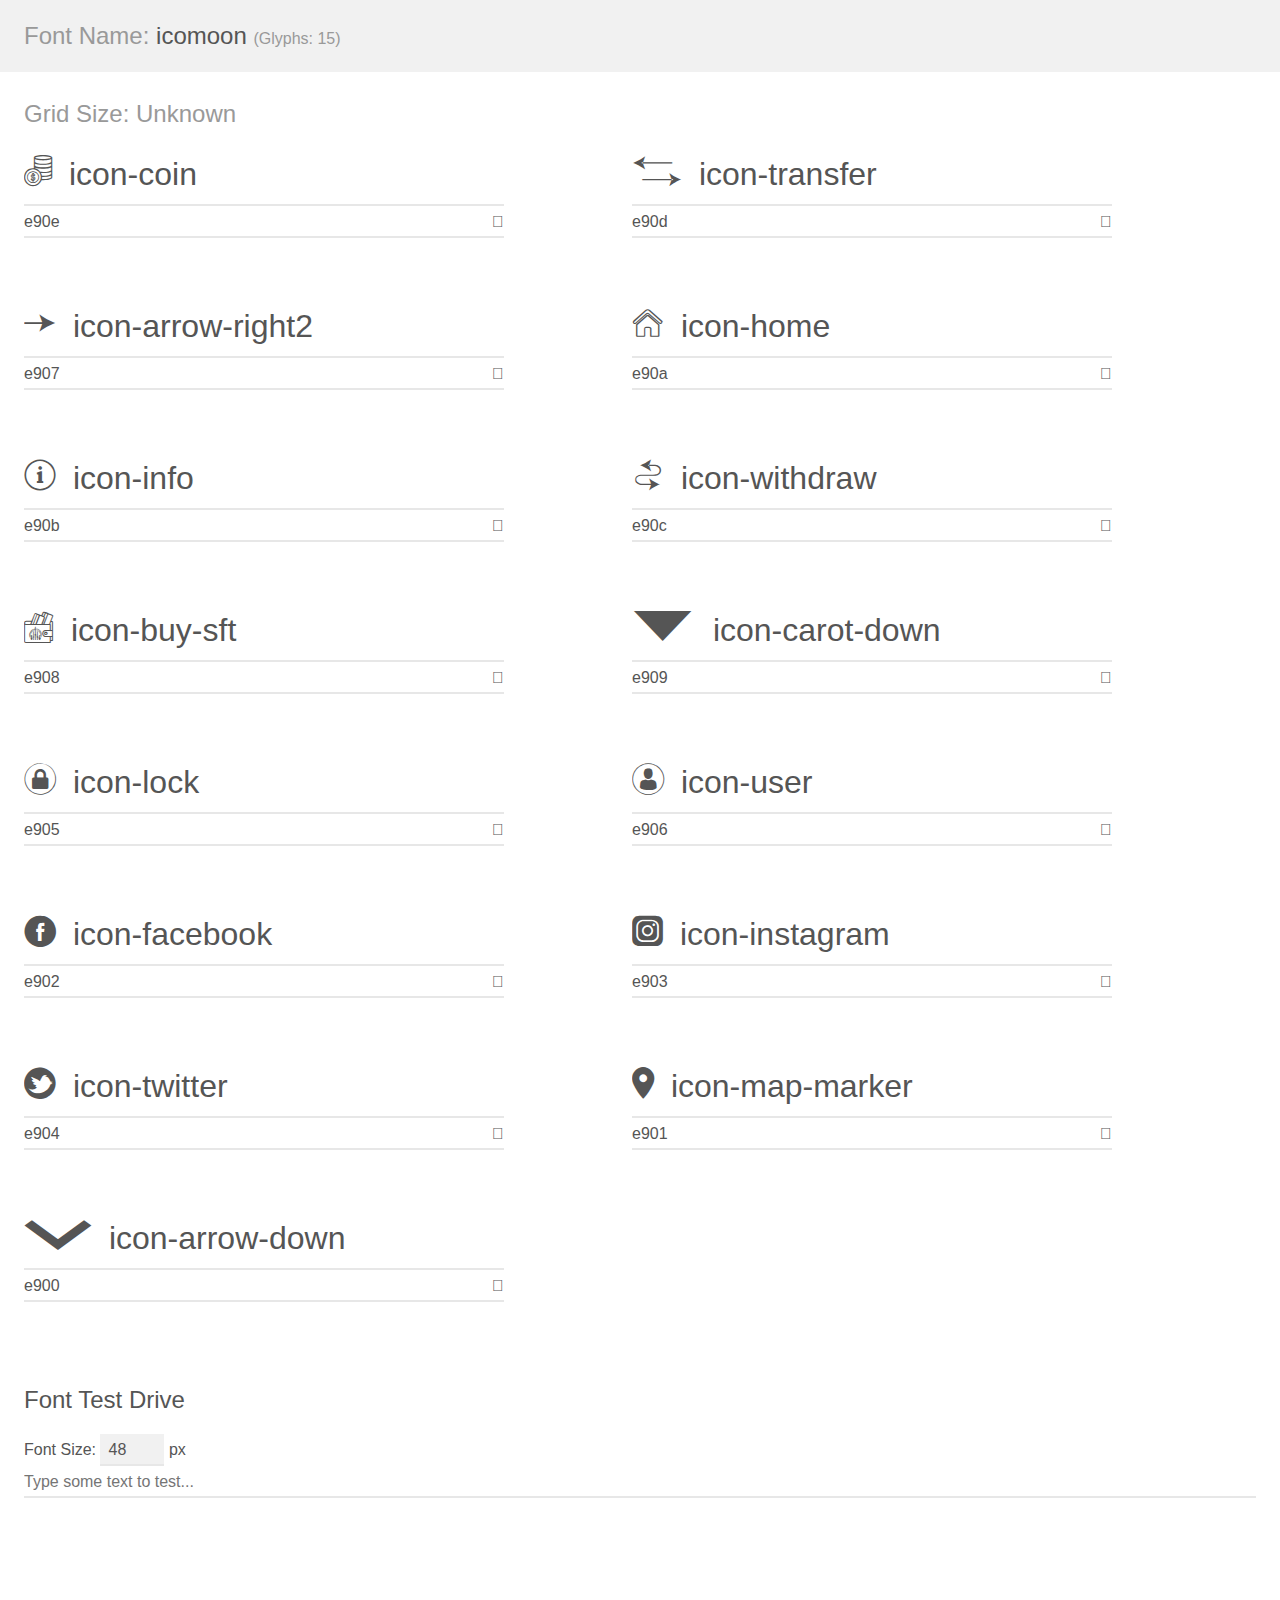
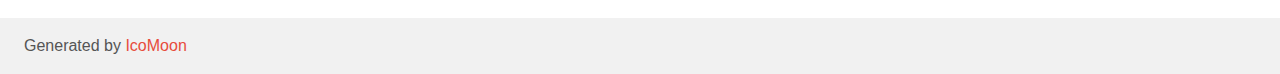
<file: assets/fonts/icomoon/demo.html>
<!doctype html>
<html>
<head>
    <meta charset="utf-8">
    <title>IcoMoon Demo</title>
    <meta name="description" content="An Icon Font Generated By IcoMoon.io">
    <meta name="viewport" content="width=device-width, initial-scale=1">
    <link rel="stylesheet" href="demo-files/demo.css">
    <link rel="stylesheet" href="style.css"></head>
<body>
    <div class="bgc1 clearfix">
        <h1 class="mhmm mvm"><span class="fgc1">Font Name:</span> icomoon <small class="fgc1">(Glyphs:&nbsp;15)</small></h1>
    </div>
    <div class="clearfix mhl ptl">
        <h1 class="mvm mtn fgc1">Grid Size: Unknown</h1>
        <div class="glyph fs1">
            <div class="clearfix bshadow0 pbs">
                <span class="icon-coin"></span>
                <span class="mls"> icon-coin</span>
            </div>
            <fieldset class="fs0 size1of1 clearfix hidden-false">
                <input type="text" readonly value="e90e" class="unit size1of2" />
                <input type="text" maxlength="1" readonly value="&#xe90e;" class="unitRight size1of2 talign-right" />
            </fieldset>
            <div class="fs0 bshadow0 clearfix hidden-true">
                <span class="unit pvs fgc1">liga: </span>
                <input type="text" readonly value="" class="liga unitRight" />
            </div>
        </div>
        <div class="glyph fs1">
            <div class="clearfix bshadow0 pbs">
                <span class="icon-transfer"></span>
                <span class="mls"> icon-transfer</span>
            </div>
            <fieldset class="fs0 size1of1 clearfix hidden-false">
                <input type="text" readonly value="e90d" class="unit size1of2" />
                <input type="text" maxlength="1" readonly value="&#xe90d;" class="unitRight size1of2 talign-right" />
            </fieldset>
            <div class="fs0 bshadow0 clearfix hidden-true">
                <span class="unit pvs fgc1">liga: </span>
                <input type="text" readonly value="" class="liga unitRight" />
            </div>
        </div>
        <div class="glyph fs1">
            <div class="clearfix bshadow0 pbs">
                <span class="icon-arrow-right2"></span>
                <span class="mls"> icon-arrow-right2</span>
            </div>
            <fieldset class="fs0 size1of1 clearfix hidden-false">
                <input type="text" readonly value="e907" class="unit size1of2" />
                <input type="text" maxlength="1" readonly value="&#xe907;" class="unitRight size1of2 talign-right" />
            </fieldset>
            <div class="fs0 bshadow0 clearfix hidden-true">
                <span class="unit pvs fgc1">liga: </span>
                <input type="text" readonly value="" class="liga unitRight" />
            </div>
        </div>
        <div class="glyph fs1">
            <div class="clearfix bshadow0 pbs">
                <span class="icon-home"></span>
                <span class="mls"> icon-home</span>
            </div>
            <fieldset class="fs0 size1of1 clearfix hidden-false">
                <input type="text" readonly value="e90a" class="unit size1of2" />
                <input type="text" maxlength="1" readonly value="&#xe90a;" class="unitRight size1of2 talign-right" />
            </fieldset>
            <div class="fs0 bshadow0 clearfix hidden-true">
                <span class="unit pvs fgc1">liga: </span>
                <input type="text" readonly value="" class="liga unitRight" />
            </div>
        </div>
        <div class="glyph fs1">
            <div class="clearfix bshadow0 pbs">
                <span class="icon-info"></span>
                <span class="mls"> icon-info</span>
            </div>
            <fieldset class="fs0 size1of1 clearfix hidden-false">
                <input type="text" readonly value="e90b" class="unit size1of2" />
                <input type="text" maxlength="1" readonly value="&#xe90b;" class="unitRight size1of2 talign-right" />
            </fieldset>
            <div class="fs0 bshadow0 clearfix hidden-true">
                <span class="unit pvs fgc1">liga: </span>
                <input type="text" readonly value="" class="liga unitRight" />
            </div>
        </div>
        <div class="glyph fs1">
            <div class="clearfix bshadow0 pbs">
                <span class="icon-withdraw"></span>
                <span class="mls"> icon-withdraw</span>
            </div>
            <fieldset class="fs0 size1of1 clearfix hidden-false">
                <input type="text" readonly value="e90c" class="unit size1of2" />
                <input type="text" maxlength="1" readonly value="&#xe90c;" class="unitRight size1of2 talign-right" />
            </fieldset>
            <div class="fs0 bshadow0 clearfix hidden-true">
                <span class="unit pvs fgc1">liga: </span>
                <input type="text" readonly value="" class="liga unitRight" />
            </div>
        </div>
        <div class="glyph fs1">
            <div class="clearfix bshadow0 pbs">
                <span class="icon-buy-sft"></span>
                <span class="mls"> icon-buy-sft</span>
            </div>
            <fieldset class="fs0 size1of1 clearfix hidden-false">
                <input type="text" readonly value="e908" class="unit size1of2" />
                <input type="text" maxlength="1" readonly value="&#xe908;" class="unitRight size1of2 talign-right" />
            </fieldset>
            <div class="fs0 bshadow0 clearfix hidden-true">
                <span class="unit pvs fgc1">liga: </span>
                <input type="text" readonly value="" class="liga unitRight" />
            </div>
        </div>
        <div class="glyph fs1">
            <div class="clearfix bshadow0 pbs">
                <span class="icon-carot-down"></span>
                <span class="mls"> icon-carot-down</span>
            </div>
            <fieldset class="fs0 size1of1 clearfix hidden-false">
                <input type="text" readonly value="e909" class="unit size1of2" />
                <input type="text" maxlength="1" readonly value="&#xe909;" class="unitRight size1of2 talign-right" />
            </fieldset>
            <div class="fs0 bshadow0 clearfix hidden-true">
                <span class="unit pvs fgc1">liga: </span>
                <input type="text" readonly value="" class="liga unitRight" />
            </div>
        </div>
        <div class="glyph fs1">
            <div class="clearfix bshadow0 pbs">
                <span class="icon-lock"></span>
                <span class="mls"> icon-lock</span>
            </div>
            <fieldset class="fs0 size1of1 clearfix hidden-false">
                <input type="text" readonly value="e905" class="unit size1of2" />
                <input type="text" maxlength="1" readonly value="&#xe905;" class="unitRight size1of2 talign-right" />
            </fieldset>
            <div class="fs0 bshadow0 clearfix hidden-true">
                <span class="unit pvs fgc1">liga: </span>
                <input type="text" readonly value="" class="liga unitRight" />
            </div>
        </div>
        <div class="glyph fs1">
            <div class="clearfix bshadow0 pbs">
                <span class="icon-user"></span>
                <span class="mls"> icon-user</span>
            </div>
            <fieldset class="fs0 size1of1 clearfix hidden-false">
                <input type="text" readonly value="e906" class="unit size1of2" />
                <input type="text" maxlength="1" readonly value="&#xe906;" class="unitRight size1of2 talign-right" />
            </fieldset>
            <div class="fs0 bshadow0 clearfix hidden-true">
                <span class="unit pvs fgc1">liga: </span>
                <input type="text" readonly value="" class="liga unitRight" />
            </div>
        </div>
        <div class="glyph fs1">
            <div class="clearfix bshadow0 pbs">
                <span class="icon-facebook"></span>
                <span class="mls"> icon-facebook</span>
            </div>
            <fieldset class="fs0 size1of1 clearfix hidden-false">
                <input type="text" readonly value="e902" class="unit size1of2" />
                <input type="text" maxlength="1" readonly value="&#xe902;" class="unitRight size1of2 talign-right" />
            </fieldset>
            <div class="fs0 bshadow0 clearfix hidden-true">
                <span class="unit pvs fgc1">liga: </span>
                <input type="text" readonly value="" class="liga unitRight" />
            </div>
        </div>
        <div class="glyph fs1">
            <div class="clearfix bshadow0 pbs">
                <span class="icon-instagram"></span>
                <span class="mls"> icon-instagram</span>
            </div>
            <fieldset class="fs0 size1of1 clearfix hidden-false">
                <input type="text" readonly value="e903" class="unit size1of2" />
                <input type="text" maxlength="1" readonly value="&#xe903;" class="unitRight size1of2 talign-right" />
            </fieldset>
            <div class="fs0 bshadow0 clearfix hidden-true">
                <span class="unit pvs fgc1">liga: </span>
                <input type="text" readonly value="" class="liga unitRight" />
            </div>
        </div>
        <div class="glyph fs1">
            <div class="clearfix bshadow0 pbs">
                <span class="icon-twitter"></span>
                <span class="mls"> icon-twitter</span>
            </div>
            <fieldset class="fs0 size1of1 clearfix hidden-false">
                <input type="text" readonly value="e904" class="unit size1of2" />
                <input type="text" maxlength="1" readonly value="&#xe904;" class="unitRight size1of2 talign-right" />
            </fieldset>
            <div class="fs0 bshadow0 clearfix hidden-true">
                <span class="unit pvs fgc1">liga: </span>
                <input type="text" readonly value="" class="liga unitRight" />
            </div>
        </div>
        <div class="glyph fs1">
            <div class="clearfix bshadow0 pbs">
                <span class="icon-map-marker"></span>
                <span class="mls"> icon-map-marker</span>
            </div>
            <fieldset class="fs0 size1of1 clearfix hidden-false">
                <input type="text" readonly value="e901" class="unit size1of2" />
                <input type="text" maxlength="1" readonly value="&#xe901;" class="unitRight size1of2 talign-right" />
            </fieldset>
            <div class="fs0 bshadow0 clearfix hidden-true">
                <span class="unit pvs fgc1">liga: </span>
                <input type="text" readonly value="" class="liga unitRight" />
            </div>
        </div>
        <div class="glyph fs1">
            <div class="clearfix bshadow0 pbs">
                <span class="icon-arrow-down"></span>
                <span class="mls"> icon-arrow-down</span>
            </div>
            <fieldset class="fs0 size1of1 clearfix hidden-false">
                <input type="text" readonly value="e900" class="unit size1of2" />
                <input type="text" maxlength="1" readonly value="&#xe900;" class="unitRight size1of2 talign-right" />
            </fieldset>
            <div class="fs0 bshadow0 clearfix hidden-true">
                <span class="unit pvs fgc1">liga: </span>
                <input type="text" readonly value="" class="liga unitRight" />
            </div>
        </div>
    </div>

    <!--[if gt IE 8]><!-->
    <div class="mhl clearfix mbl">
        <h1>Font Test Drive</h1>
        <label>
            Font Size: <input id="fontSize" type="number" class="textbox0 mbm"
            min="8" value="48" />
            px
        </label>
        <input id="testText" type="text" class="phl size1of1 mvl"
        placeholder="Type some text to test..." value=""/>
        <div id="testDrive" class="icon-" style="font-family: icomoon">&nbsp;
        </div>
    </div>
    <!--<![endif]-->
    <div class="bgc1 clearfix">
        <p class="mhl">Generated by <a href="https://icomoon.io/app">IcoMoon</a></p>
    </div>

    <script src="demo-files/demo.js"></script>
</body>
</html>
</file>
<file: assets/fonts/icomoon/demo-files/demo.css>
body {
  padding: 0;
  margin: 0;
  font-family: sans-serif;
  font-size: 1em;
  line-height: 1.5;
  color: #555;
  background: #fff;
}
h1 {
  font-size: 1.5em;
  font-weight: normal;
}
small {
  font-size: .66666667em;
}
a {
  color: #e74c3c;
  text-decoration: none;
}
a:hover, a:focus {
  box-shadow: 0 1px #e74c3c;
}
.bshadow0, input {
  box-shadow: inset 0 -2px #e7e7e7;
}
input:hover {
  box-shadow: inset 0 -2px #ccc;
}
input, fieldset {
  font-family: sans-serif;
  font-size: 1em;
  margin: 0;
  padding: 0;
  border: 0;
}
input {
  color: inherit;
  line-height: 1.5;
  height: 1.5em;
  padding: .25em 0;
}
input:focus {
  outline: none;
  box-shadow: inset 0 -2px #449fdb;
}
.glyph {
  font-size: 16px;
  width: 15em;
  padding-bottom: 1em;
  margin-right: 4em;
  margin-bottom: 1em;
  float: left;
  overflow: hidden;
}
.liga {
  width: 80%;
  width: calc(100% - 2.5em);
}
.talign-right {
  text-align: right;
}
.talign-center {
  text-align: center;
}
.bgc1 {
  background: #f1f1f1;
}
.fgc1 {
  color: #999;
}
.fgc0 {
  color: #000;
}
p {
  margin-top: 1em;
  margin-bottom: 1em;
}
.mvm {
  margin-top: .75em;
  margin-bottom: .75em;
}
.mtn {
  margin-top: 0;
}
.mtl, .mal {
  margin-top: 1.5em;
}
.mbl, .mal {
  margin-bottom: 1.5em;
}
.mal, .mhl {
  margin-left: 1.5em;
  margin-right: 1.5em;
}
.mhmm {
  margin-left: 1em;
  margin-right: 1em;
}
.mls {
  margin-left: .25em;
}
.ptl {
  padding-top: 1.5em;
}
.pbs, .pvs {
  padding-bottom: .25em;
}
.pvs, .pts {
  padding-top: .25em;
}
.unit {
  float: left;
}
.unitRight {
  float: right;
}
.size1of2 {
  width: 50%;
}
.size1of1 {
  width: 100%;
}
.clearfix:before, .clearfix:after {
  content: " ";
  display: table;
}
.clearfix:after {
  clear: both;
}
.hidden-true {
  display: none;
}
.textbox0 {
  width: 3em;
  background: #f1f1f1;
  padding: .25em .5em;
  line-height: 1.5;
  height: 1.5em;
}
#testDrive {
  display: block;
  padding-top: 24px;
  line-height: 1.5;
}
.fs0 {
  font-size: 16px;
}
.fs1 {
  font-size: 32px;
}
</file>
<file: assets/fonts/icomoon/style.css>
@font-face {
  font-family: 'icomoon';
  src:  url('fonts/icomoon.eot?rp5c0x');
  src:  url('fonts/icomoon.eot?rp5c0x#iefix') format('embedded-opentype'),
    url('fonts/icomoon.ttf?rp5c0x') format('truetype'),
    url('fonts/icomoon.woff?rp5c0x') format('woff'),
    url('fonts/icomoon.svg?rp5c0x#icomoon') format('svg');
  font-weight: normal;
  font-style: normal;
  font-display: block;
}

[class^="icon-"], [class*=" icon-"] {
  /* use !important to prevent issues with browser extensions that change fonts */
  font-family: 'icomoon' !important;
  speak: never;
  font-style: normal;
  font-weight: normal;
  font-variant: normal;
  text-transform: none;
  line-height: 1;

  /* Better Font Rendering =========== */
  -webkit-font-smoothing: antialiased;
  -moz-osx-font-smoothing: grayscale;
}

.icon-coin:before {
  content: "\e90e";
}
.icon-transfer:before {
  content: "\e90d";
}
.icon-arrow-right2:before {
  content: "\e907";
}
.icon-home:before {
  content: "\e90a";
}
.icon-info:before {
  content: "\e90b";
}
.icon-withdraw:before {
  content: "\e90c";
}
.icon-buy-sft:before {
  content: "\e908";
}
.icon-carot-down:before {
  content: "\e909";
}
.icon-lock:before {
  content: "\e905";
}
.icon-user:before {
  content: "\e906";
}
.icon-facebook:before {
  content: "\e902";
}
.icon-instagram:before {
  content: "\e903";
}
.icon-twitter:before {
  content: "\e904";
}
.icon-map-marker:before {
  content: "\e901";
}
.icon-arrow-down:before {
  content: "\e900";
}
</file>
<file: assets/css/main.css>
@import url(../fonts/SVN-Poppins/stylesheet.css);@import url(../fonts/icomoon/style.css);@import url(../libs/bootstrap/css/bootstrap.css);.-color-primary{color:#CA8A33}ol,ul,dl{padding:0}body{font-family:'SVN-Poppins', sans-serif;color:#000;font-weight:400;font-size:16px;line-height:26px;position:relative;--header-height:90px}a,a:hover{color:#4D4D4D;text-decoration:none}h1,h2,h3,h4,h5,h6{font-weight:500;line-height:normal}ol,ul{list-style:none}blockquote,q{quotes:none}blockquote:before,blockquote:after,q:before,q:after{content:'';content:none}table{border-collapse:collapse;border-spacing:0}img{max-width:100%;height:auto}a{outline:none}strong{font-weight:700}.wrapper{overflow-x:hidden}.wrapper::-webkit-scrollbar{display:none}.videoWrapper{position:relative;padding-top:56.25%;height:0}.videoWrapper iframe,.videoWrapper object,.videoWrapper embed{position:absolute;top:0;left:0;width:100%;height:100%}.flickity{--bs-gutter-x: 1.5rem;margin-right:calc(var(--bs-gutter-x) * -.5);margin-left:calc(var(--bs-gutter-x) * -.5)}.flickity .slider__item__wrap{padding-right:calc(var(--bs-gutter-x) * .5);padding-left:calc(var(--bs-gutter-x) * .5);left:0 !important;opacity:0;transition:opacity 0.3s ease-in-out;z-index:-1}.flickity .slider__item__wrap.is-selected{opacity:1;z-index:0}@media (min-width: 1400px){.flickity{--bs-gutter-x: 2.5rem}}.flickity:not(.flickity-enabled){display:none}.flickity-page-dots{bottom:-50px}.flickity-page-dots .dot{transform:rotate(45deg);border-radius:0;opacity:1}.flickity-page-dots .dot.is-selected,.flickity-page-dots .dot:hover{background:linear-gradient(96.42deg, #EAC46D 0%, #CA8A33 101.38%);transform:matrix(0.71, 0.71, -0.71, 0.71, 0, 0)}.flickity-prev-next-button{--dn-position: -54px;width:36px;height:39px;padding:0;border-radius:0}.flickity-prev-next-button:focus{box-shadow:none}.flickity-slider{transform:none !important}.dnfix__thumb{position:relative;height:auto;width:100%;overflow:hidden;display:block;padding-top:68.075%}.dnfix__thumb img{margin:0px auto;position:absolute;width:100%;height:100%;top:0;left:0;object-fit:cover}.dnfix__thumb.-contain img{object-fit:contain}.dnfix__thumb.-pt100{padding-top:100%}.text__truncate{overflow:hidden;text-overflow:ellipsis;display:-webkit-box;display:-webkit-inline-box;-webkit-box-orient:vertical;-webkit-line-clamp:1}.text__truncate.-n2{-webkit-line-clamp:2}.text__truncate.-n3{-webkit-line-clamp:3}.text__truncate.-n4{-webkit-line-clamp:4}@media (max-width: 1199px){br.pc{display:none}}@media (min-width: 992px){br.ipadpro{display:none}}@media (min-width: 768px){br.ipad{display:none}}@media (min-width: 576px){br.mb{display:none}}@media (max-width: 575px){br.mb-hide{display:none}}.btn{position:relative;min-width:190px;background:#24597A;border-radius:12px;border:0;line-height:24px;padding:22px 80px;font-weight:bold;font-size:16px;color:#FFFFFF;text-transform:uppercase;border-radius:100px;transition:all .5s}.btn span{position:relative;z-index:1}.btn:focus{box-shadow:none}.btn:hover{color:#ffffff;box-shadow:0 0 10px #fff;background:#0c4264}.btn.-secondary{border:2px solid #EAC46D;background:transparent;color:#EAC46D;white-space:nowrap}.btn.-secondary:before{border-radius:0}.btn.-secondary:hover span{background:#040404;-webkit-background-clip:text;-webkit-text-fill-color:transparent}.btn.-secondary span{background:-webkit-linear-gradient(45deg, #EAC46D, #CA8A33);-webkit-background-clip:text;-webkit-text-fill-color:transparent}@media (max-width: 1199px){.btn{min-width:160px;padding:13px 30px}}.col-20{flex:0 0 auto;width:20%}@media (max-width: 1199px){body{--header-height: 60px}}@media (min-width: 768px){.col-md-20{flex:0 0 auto;width:20%}.col-md-34{flex:0 0 auto;width:20%}}@media (min-width: 992px){.col-lg-20{flex:0 0 auto;width:20%}}@media (min-width: 1200px){.container{max-width:1194px}}@media (min-width: 1300px){.container{max-width:1244px}}@media (min-width: 1400px){.container-xxl{max-width:1324px}.gx-xxl-80{--bs-gutter-x: 140px}}@media (min-width: 1800px){.container-xxl{max-width:1660px}.gx-xxl-80{--bs-gutter-x: 160px}}@-webkit-keyframes fadeInLeft{0%{opacity:0;-webkit-transform:translate3d(-20%, 0, 0);transform:translate3d(-20%, 0, 0)}to{opacity:1;-webkit-transform:translateZ(0);transform:translateZ(0)}}@keyframes fadeInLeft{0%{opacity:0;-webkit-transform:translate3d(-20%, 0, 0);transform:translate3d(-20%, 0, 0)}to{opacity:1;-webkit-transform:translateZ(0);transform:translateZ(0)}}.fadeInLeft.animated{-webkit-animation:fadeInLeft 1.5s ease-in-out;-moz-animation:fadeInLeft 1.5s ease-in-out;animation:fadeInLeft 1.5s ease-in-out}@-webkit-keyframes fadeInRight{0%{opacity:0;-webkit-transform:translate3d(20%, 0, 0);transform:translate3d(20%, 0, 0)}to{opacity:1;-webkit-transform:translateZ(0);transform:translateZ(0)}}@keyframes fadeInRight{0%{opacity:0;-webkit-transform:translate3d(20%, 0, 0);transform:translate3d(20%, 0, 0)}to{opacity:1;-webkit-transform:translateZ(0);transform:translateZ(0)}}.fadeInRight.animated{-webkit-animation:fadeInRight 1.5s ease-in-out;-moz-animation:fadeInRight 1.5s ease-in-out;animation:fadeInRight 1.5s ease-in-out}@-webkit-keyframes fadeInUp{0%{opacity:0;-webkit-transform:translate3d(0, 20%, 0);transform:translate3d(0, 20%, 0)}to{opacity:1;-webkit-transform:translateZ(0);transform:translateZ(0)}}@keyframes fadeInUp{0%{opacity:0;-webkit-transform:translate3d(0, 20%, 0);transform:translate3d(0, 20%, 0)}to{opacity:1;-webkit-transform:translateZ(0);transform:translateZ(0)}}.fadeInUp.animated{-webkit-animation:fadeInUp 1.5s ease-in-out;-moz-animation:fadeInUp 1.5s ease-in-out;animation:fadeInUp 1.5s ease-in-out}@-webkit-keyframes fadeInDown{from{opacity:0;-webkit-transform:translate3d(0, -20%, 0);transform:translate3d(0, -20%, 0)}to{opacity:1;-webkit-transform:translate3d(0, 0, 0);transform:translate3d(0, 0, 0)}}@keyframes fadeInDown{from{opacity:0;-webkit-transform:translate3d(0, -20%, 0);transform:translate3d(0, -20%, 0)}to{opacity:1;-webkit-transform:translate3d(0, 0, 0);transform:translate3d(0, 0, 0)}}.fadeInDown.animated{-webkit-animation:fadeInDown 1.5s ease-in-out;-moz-animation:fadeInDown 1.5s ease-in-out;animation:fadeInDown 1.5s ease-in-out}.header{position:fixed;top:0;left:0;width:100%;z-index:999;padding:32px 0;background:transparent;transition:all .5s}.header.is-sticky,.header.-menu-mb-active{padding:12px 0;background:#247EAA;box-shadow:0 0 4px #227494}.header__btn{font-weight:900;font-size:13px;line-height:14px;border:1px solid #FFFFFF;color:#fff;padding:12px 30px;text-transform:uppercase;border-radius:6px;transition:all .5s}.header__btn:not(:last-child){margin-right:20px}.header__btn:hover{color:#fff;box-shadow:0 0 12px #fff}.header .logo{padding:0;margin-bottom:0}.header .logo a{display:flex;align-items:center;justify-content:center}.header .logo img{max-height:64px}@media (max-width: 1399px){.header__btn:not(:last-child){margin-right:10px}}@media (max-width: 1199px){.header{top:0;padding:14px 0}.header .logo img{max-height:32px}.header__group{margin-left:auto;margin-right:30px}.header__btn{padding:8px 20px}}@media (max-width: 991px){.header.is-sticky,.header.-menu-mb-active{padding:14px 0}.header__btn{flex:0 0 auto;flex-grow:1;text-align:center}}@keyframes stuckMoveDown{0%{transform:translateY(-100%)}100%{transform:translateY(0)}}.footer{position:relative;padding:100px 0 50px;background:#D3DFED;font-size:14px;color:#4E5764}.footer a{color:#4E5764;transition:all .5s}.footer a:hover{color:#0a85ed}.footer__text{font-weight:500;font-size:20px;line-height:26px;color:#000000}.footer__title{font-weight:bold;font-size:50px;line-height:52px;color:#131F36;margin-bottom:32px}.footer__item{margin-bottom:60px}.footer .el__box{text-align:center;padding:80px 270px;background:#fff;border-radius:8px}.footer .el__box__title{font-weight:bold;font-size:42px;text-transform:uppercase;color:#000;margin-bottom:46px}.footer .el__box__text{padding:21px 40px;border-radius:10px;margin-right:60px}.footer .el__box__btn{flex:0 0 auto}.footer__list{font-size:20px}.footer__list li{margin-bottom:16px}.footer__logo{display:block;text-align:center;margin-bottom:16px}.footer__logo img{width:auto;max-height:200px}@media (max-width: 1399px){.footer{padding:80px 0 10px}.footer__title{font-size:32px;line-height:32px}.footer__text{font-size:18px}.footer .el__box{padding:80px 200px}.footer__list{font-size:18px}}@media (max-width: 1199px){.footer .el__box{padding:80px 120px}.footer .el__box__title{font-size:30px}}@media (max-width: 991px){.footer__text{font-size:18px;text-align:center}.footer .el__box{padding:50px 40px}.footer .el__box__title{font-size:26px}.footer .el__box__text{padding:13px 20px;margin-right:30px;font-size:15px}}@media (max-width: 767px){.footer{padding:40px 0 0}.footer__logo img{max-height:150px}.footer .el__box{padding:50px 20px}}@media (max-width: 575px){.footer__title{font-size:26px;margin-bottom:16px}.footer__text{font-size:16px}.footer__list{font-size:16px}.footer__list li{margin-bottom:8px}.footer .el__box__title{font-size:18px;margin-bottom:24px}}.main__nav{position:relative;z-index:99}.main__nav.is-sticky{position:fixed;top:0;left:0;width:100%;background:rgba(7,18,40,0.9);-webkit-backdrop-filter:blur(2px);backdrop-filter:blur(2px)}.main__nav ul{list-style:none;padding:0;margin:0}.main__nav a{font-weight:900;font-size:13px;line-height:14px;text-transform:uppercase;color:#FFFFFF;transition:color 0.3s, background 0.3s}.main__nav .el__menu{padding:0;background:none;margin-right:20px}.main__nav .el__menu>li{position:relative;display:inline-block;margin:0 20px}.main__nav .el__menu>li.menu-item-has-children>a:after{content:"\e909";font-family:'icomoon';font-size:5px;margin-left:5px;position:relative;top:-3px;font-weight:400}.main__nav .el__menu>li>a{position:relative;padding:20px 10px;display:block}.main__nav .el__menu>li:hover a,.main__nav .el__menu>li.active a,.main__nav .el__menu .current-menu-item>a,.main__nav .el__menu .current_page_parent a,.main__nav .el__menu .current-menu-parent a{color:#131f36}.main__nav .el__menu>li:hover>a:before,.main__nav .el__menu>li.active>a:before,.main__nav .el__menu .current_page_parent>a:before,.main__nav .el__menu .current-menu-parent>a:before,.main__nav .el__menu .current-menu-item>a:before,.main__nav .el__menu .current_page_item>a:before{width:100%;opacity:1}.main__nav .el__menu .menu-item-has-children:hover a:before{display:none}.main__nav .el__menu li:hover>.sub-menu{display:block;opacity:1;visibility:visible}.main__nav .el__menu .sub-menu{width:205px;position:absolute;background:#151619;opacity:0;visibility:hidden;transition:all 300ms linear;left:0px;top:100%;z-index:99;text-align:left;border-radius:0 0 10px 10px;overflow:hidden;box-shadow:0px 5px 5px 0px #6dc5d3}.main__nav .el__menu .sub-menu li{position:relative;line-height:20px}.main__nav .el__menu .sub-menu li:not(:last-child){border-bottom:1px solid rgba(255,255,255,0.1)}.main__nav .el__menu .sub-menu li:hover>a{background-color:#6dc5d3;color:#000}.main__nav .el__menu .sub-menu li a{display:block;padding:13px 15px;color:#ffffff;font-size:14px}.main__nav .el__menu .sub-menu .sub-menu{top:0;left:100%}@media (max-width: 1799px){.main__nav .el__menu>li{margin:0 2px}}@media (max-width: 1399px){.main__nav .el__menu>li{margin:0}}@media (max-width: 1199px){.main__nav{display:none}}.modal-open{overflow:hidden}.nav__mobile{display:block;position:fixed;top:var(--header-height);height:calc(100% - var(--header-height));left:-380px;width:375px;opacity:0;background:#247eaa;transition:all .25s;z-index:998;font-weight:600;font-size:14px;pointer-events:none;overflow:auto}.nav__mobile--close{position:relative;top:2px;cursor:pointer;width:25px;height:35px;text-align:right}.nav__mobile__header{display:flex;align-items:center;padding:20px 50px;color:#fff}.nav__mobile__header img{max-height:50px}.nav__mobile__content{position:relative;overflow-y:auto;padding:32px 0 24px}.nav__mobile.active{left:0;opacity:1;pointer-events:auto}.nav__mobile .nav__mobile--ul{list-style:none;padding:32px}.nav__mobile .nav__mobile--ul li{position:relative}.nav__mobile .nav__mobile--ul li:not(:last-child){margin-bottom:24px}.nav__mobile .nav__mobile--ul li a{display:block;position:relative;font-weight:700;font-size:20px;line-height:30px;color:#fff;text-align:center;transition:all .5s}.nav__mobile .nav__mobile--ul li a:hover{color:#CA8A33}.nav__mobile .nav__mobile--ul li.active>a,.nav__mobile .nav__mobile--ul li.current-menu-item>a,.nav__mobile .nav__mobile--ul li.current_page_item>a,.nav__mobile .nav__mobile--ul li:hover>a{color:#fff}.nav__mobile .sub-menu{margin-top:20px;padding-left:33px}.nav__mobile .sub-menu li{margin-bottom:16px;padding-left:15px}.nav__mobile .sub-menu li:before{content:'';position:absolute;top:6px;left:0;width:8px;height:2px;background:#73868f}.nav__mobile .sub-menu{display:none}.nav__mobile .nav__mobile__btn{position:absolute;top:0;right:0;font-size:6px;font-weight:400;padding:0;line-height:40px;min-height:37px;width:40px;border:0;background:none;color:#3e252b;cursor:pointer}.nav__mobile .nav__mobile__btn:focus{outline:none}.nav__mobile .nav__mobile__btn i{font-style:inherit;color:#000}.nav__mobile .nav__mobile__btn i:before{content:"\e909";display:block;font-family:'icomoon';color:#9E9E9E;transition:all .5s}.nav__mobile .sub-active>.nav__mobile__btn i:before{transform:rotate(180deg)}@media (max-width: 575px){.nav__mobile{width:100%}}.menu-mb__btn{display:none;position:relative;cursor:pointer;width:40px}.menu-mb__btn .iconz-bar{width:30px;transition:all 0.2s;background:#fff;display:block;height:3px;border-radius:2px}.menu-mb__btn .iconz-bar+.iconz-bar{margin-top:5px}.menu-mb__btn.active .iconz-bar:nth-of-type(1){-ms-transform:rotate(45deg);-webkit-transform:rotate(45deg);-moz-transform:rotate(45deg);transform:rotate(45deg);-ms-transform-origin:15% 0;-webkit-transform-origin:15% 0;transform-origin:15% 0}.menu-mb__btn.active .iconz-bar:nth-of-type(2){opacity:0}.menu-mb__btn.active .iconz-bar:nth-of-type(3){-ms-transform:rotate(-45deg);-webkit-transform:rotate(-45deg);-moz-transform:rotate(-45deg);transform:rotate(-45deg);-ms-transform-origin:0;-webkit-transform-origin:2px 2px;transform-origin:2px 2px}@media (max-width: 1199px){.menu-mb__btn{display:block}}.sc__header{position:relative;z-index:1;margin:0 0 60px}.sc__header__title{font-family:SVN-Poppins;font-weight:bold;font-size:56px;line-height:60px;color:#24597A;text-transform:uppercase;margin-bottom:0}.sc__header__excerpt{font-family:SVN-Poppins;font-weight:bold;font-size:16px;line-height:17px;color:#000000;margin-top:16px}.sc__header__excerpt p{margin-bottom:24px}@media (max-width: 1399px){.sc__header__title{font-size:50px}}@media (max-width: 1199px){.sc__header{margin:0 0 50px}.sc__header__title{font-size:38px;line-height:48px}}@media (max-width: 991px){.sc__header{margin:0 0 40px}.sc__header__title{font-size:32px;line-height:42px}}@media (max-width: 575px){.sc__header{margin:0 auto 36px}.sc__header__title{font-size:26px;line-height:38px}}@-webkit-keyframes lightAnimation{0%{-webkit-filter:brightness(1);filter:brightness(1)}50%{-webkit-filter:brightness(1.3);filter:brightness(1.3)}to{-webkit-filter:brightness(1);filter:brightness(1)}}@-webkit-keyframes opacityLight{0%{opacity:0;-webkit-filter:brightness(1);filter:brightness(1)}50%{opacity:1;-webkit-filter:brightness(1.3);filter:brightness(1.3)}to{opacity:0;-webkit-filter:brightness(1);filter:brightness(1)}}@-webkit-keyframes Mousex{from{-webkit-transform:translate(0, 0px)}50%{-webkit-transform:translate(0, 20px)}to{-webkit-transform:translate(0, 0px)}}@-moz-keyframes Mouse{from{-moz-transform:translate(0, 0px)}50%{-moz-transform:translate(0, 20px)}to{-moz-transform:translate(0, 0px)}}.effect-box{width:100%;height:100%;overflow:hidden;position:absolute;top:0;z-index:1;pointer-events:none}.frame--cloubd{position:absolute;left:0 !important;height:100%;width:700%;bottom:0 !important;margin:0 !important;-webkit-transform:translate3d(0, 0, 0);-moz-transform:translate3d(0, 0, 0);-o-transform:translate3d(0, 0, 0);z-index:-1}.clouds_one{background:url(../img/cloud.png);background-repeat-y:no-repeat;background-position:top left;background-size:contain;position:absolute;left:0;bottom:0;height:53%;width:700%;-webkit-animation:cloud_one 400s linear infinite;-moz-animation:cloud_one 400s linear infinite;-o-animation:cloud_one 400s linear infinite;-webkit-transform:translate3d(0, 0, 0);-moz-transform:translate3d(0, 0, 0);-o-transform:translate3d(0, 0, 0)}@-webkit-keyframes cloud_one{0%{left:0}50%{left:-100%}100%{left:-200%}}@keyframes animate{0%{box-shadow:0 0 50px #0F0,inset 0 0 50px #0F0;filter:hue-rotate(0deg)}20%{box-shadow:0 0 40px #0F0,inset 0 0 60px #0F0}40%{box-shadow:0 0 40px #0F0,inset 0 0 80px #0F0}60%{box-shadow:0 0 80px #0F0,inset 0 0 80px #0F0}80%{box-shadow:0 0 100px #0F0,inset 0 0 100px #0F0}100%{box-shadow:0 0 50px #0F0,inset 0 0 50px #0F0;filter:hue-rotate(360deg)}}.ef--zoomin .dnfix__thumb img{-webkit-transform:scale(1);transform:scale(1);-webkit-transition:.5s ease-in-out;transition:.5s ease-in-out}.ef--zoomin:hover .dnfix__thumb img{-webkit-transform:scale(1.1);transform:scale(1.1)}.ef--shine .dnfix__thumb{position:relative;display:block;overflow:hidden}.ef--shine .dnfix__thumb::before{position:absolute;top:0;left:-75%;z-index:2;display:block;content:'';width:50%;height:100%;background:-webkit-linear-gradient(left, rgba(255,255,255,0) 0%, rgba(255,255,255,0.3) 100%);background:linear-gradient(to right, rgba(255,255,255,0) 0%, rgba(255,255,255,0.3) 100%);-webkit-transform:skewX(-25deg);transform:skewX(-25deg)}.ef--shine:hover .dnfix__thumb::before{-webkit-animation:shine 1s;animation:shine 1s}@-webkit-keyframes shine{100%{left:125%}}@keyframes shine{100%{left:125%}}.el__stars{position:absolute;z-index:3}#stars{width:1px;height:1px;background:transparent;box-shadow:301px 876px #fff , 1547px 1118px #fff , 1322px 1416px #fff , 2011px 1265px #fff , 1158px 666px #fff , 2006px 1342px #fff , 363px 181px #fff , 1335px 290px #fff , 2202px 131px #fff , 718px 284px #fff , 299px 1434px #fff , 1580px 256px #fff , 2339px 880px #fff , 1776px 592px #fff , 555px 1331px #fff , 1941px 658px #fff , 107px 1168px #fff , 1976px 1174px #fff , 589px 890px #fff , 1392px 904px #fff , 2465px 1081px #fff , 1642px 1219px #fff , 724px 280px #fff , 1252px 528px #fff , 754px 695px #fff , 2243px 1393px #fff , 3px 1139px #fff , 380px 268px #fff , 1852px 493px #fff , 1160px 1002px #fff , 172px 1219px #fff , 278px 812px #fff , 2303px 85px #fff , 99px 1054px #fff , 2264px 254px #fff , 973px 1460px #fff , 1548px 211px #fff , 397px 1135px #fff , 1875px 738px #fff , 720px 1098px #fff , 1130px 327px #fff , 2154px 899px #fff , 1075px 337px #fff , 2429px 918px #fff , 950px 1348px #fff , 139px 393px #fff , 1779px 1427px #fff , 1766px 1110px #fff , 583px 93px #fff , 1662px 929px #fff , 21px 1124px #fff , 283px 7px #fff , 1379px 377px #fff , 1376px 203px #fff , 2400px 40px #fff , 1732px 633px #fff , 589px 225px #fff , 1770px 1296px #fff , 35px 1048px #fff , 1736px 1303px #fff , 1085px 185px #fff , 1378px 1230px #fff , 1566px 1127px #fff , 1864px 1324px #fff , 684px 492px #fff , 452px 1167px #fff , 1765px 349px #fff , 661px 241px #fff , 1552px 165px #fff , 1664px 104px #fff , 1455px 292px #fff , 1615px 355px #fff , 1675px 473px #fff , 1188px 1117px #fff , 2386px 72px #fff , 1678px 298px #fff , 2353px 415px #fff , 265px 195px #fff , 1341px 1300px #fff , 760px 997px #fff , 1961px 28px #fff , 1176px 358px #fff , 98px 1374px #fff , 2261px 1258px #fff , 1993px 1062px #fff , 2313px 63px #fff , 250px 1240px #fff , 818px 699px #fff , 2046px 1239px #fff , 160px 882px #fff , 827px 161px #fff , 224px 135px #fff , 1947px 1174px #fff , 2391px 490px #fff , 2455px 573px #fff , 524px 310px #fff , 1553px 541px #fff , 126px 612px #fff , 2134px 1229px #fff , 2035px 965px #fff , 1216px 1356px #fff , 1692px 716px #fff , 63px 1454px #fff , 2011px 1359px #fff , 896px 1124px #fff , 2146px 591px #fff , 1692px 319px #fff , 928px 1074px #fff , 2081px 971px #fff , 1616px 1211px #fff , 8px 338px #fff , 101px 868px #fff , 1543px 552px #fff , 2281px 851px #fff , 2058px 1077px #fff , 1426px 779px #fff , 1896px 293px #fff , 943px 1064px #fff , 1802px 343px #fff , 985px 876px #fff , 1135px 975px #fff , 2000px 911px #fff , 651px 6px #fff , 1831px 260px #fff , 2254px 923px #fff , 2150px 769px #fff , 2440px 15px #fff , 2238px 431px #fff , 1889px 945px #fff , 353px 961px #fff , 951px 1006px #fff , 1381px 644px #fff , 1060px 715px #fff , 191px 1020px #fff , 1414px 765px #fff , 678px 60px #fff , 35px 438px #fff , 296px 325px #fff , 1287px 204px #fff , 2440px 1154px #fff , 1850px 65px #fff , 1295px 696px #fff , 529px 284px #fff , 540px 1421px #fff , 508px 629px #fff , 2082px 253px #fff , 1709px 688px #fff , 1817px 1135px #fff , 822px 422px #fff , 1916px 1144px #fff , 214px 1262px #fff , 1102px 554px #fff , 1714px 751px #fff , 27px 703px #fff , 2027px 970px #fff , 1878px 1466px #fff , 154px 1324px #fff , 1868px 763px #fff , 520px 1487px #fff , 76px 1183px #fff , 2114px 1122px #fff , 2006px 471px #fff , 2424px 1279px #fff , 1431px 1251px #fff , 369px 307px #fff , 333px 10px #fff , 1245px 1153px #fff , 2260px 1292px #fff , 1890px 1415px #fff , 689px 466px #fff , 743px 366px #fff , 1935px 1175px #fff , 1086px 1486px #fff , 501px 643px #fff , 2399px 552px #fff , 854px 689px #fff , 846px 331px #fff , 1383px 936px #fff , 35px 1299px #fff , 522px 923px #fff , 2412px 1357px #fff , 679px 591px #fff , 1130px 1163px #fff , 2351px 330px #fff , 582px 1069px #fff , 1867px 1427px #fff , 2337px 108px #fff , 2489px 136px #fff , 938px 1414px #fff , 1621px 864px #fff , 1829px 986px #fff , 996px 981px #fff , 1165px 1091px #fff , 1321px 1102px #fff , 1682px 1062px #fff , 1579px 727px #fff , 1813px 670px #fff , 807px 350px #fff , 2097px 399px #fff , 1785px 860px #fff , 896px 345px #fff , 1733px 716px #fff , 1406px 243px #fff , 1978px 441px #fff , 1046px 728px #fff , 673px 474px #fff , 881px 1167px #fff , 2163px 1139px #fff , 1107px 153px #fff , 237px 1075px #fff , 1380px 1041px #fff , 2098px 345px #fff , 109px 457px #fff , 2127px 454px #fff , 2374px 1284px #fff , 1359px 143px #fff , 117px 798px #fff , 1773px 313px #fff , 2178px 1410px #fff , 610px 178px #fff , 1825px 961px #fff , 730px 1488px #fff , 2317px 1380px #fff , 1004px 878px #fff , 1834px 1390px #fff , 2498px 43px #fff , 1706px 1451px #fff , 1271px 683px #fff , 616px 1291px #fff , 1458px 460px #fff , 1363px 1158px #fff , 1480px 1133px #fff , 1114px 684px #fff , 2431px 802px #fff , 1772px 1314px #fff , 1803px 1267px #fff , 1473px 610px #fff , 449px 91px #fff , 252px 177px #fff , 387px 795px #fff , 31px 620px #fff , 1370px 79px #fff , 2488px 283px #fff , 53px 874px #fff , 1021px 675px #fff , 880px 932px #fff , 144px 587px #fff , 1256px 980px #fff , 665px 1457px #fff , 1870px 336px #fff , 1342px 1356px #fff , 341px 386px #fff , 1467px 946px #fff , 1298px 906px #fff , 2260px 366px #fff , 794px 575px #fff , 2290px 1207px #fff , 564px 25px #fff , 423px 1408px #fff , 303px 1172px #fff , 2027px 268px #fff , 283px 1041px #fff , 981px 1389px #fff , 88px 1180px #fff , 29px 358px #fff , 59px 1095px #fff , 1714px 982px #fff , 2252px 830px #fff , 371px 1486px #fff , 1214px 385px #fff , 478px 1124px #fff , 2398px 1358px #fff , 1951px 1018px #fff , 1746px 648px #fff , 286px 43px #fff , 1625px 708px #fff , 607px 480px #fff , 1017px 1018px #fff , 684px 379px #fff , 452px 82px #fff , 126px 61px #fff , 99px 275px #fff , 2357px 102px #fff , 1834px 175px #fff , 2245px 192px #fff , 311px 755px #fff , 270px 1498px #fff , 1951px 544px #fff , 2370px 1233px #fff , 2236px 127px #fff , 2097px 667px #fff , 1285px 1055px #fff , 438px 765px #fff , 300px 278px #fff , 129px 212px #fff , 1388px 627px #fff , 1288px 1307px #fff , 494px 451px #fff , 1004px 1147px #fff , 1185px 1274px #fff , 1344px 941px #fff , 2106px 1117px #fff , 285px 1037px #fff , 1093px 1124px #fff , 524px 1068px #fff , 2273px 655px #fff , 705px 964px #fff , 2264px 830px #fff , 1741px 1491px #fff , 407px 673px #fff , 114px 1446px #fff , 292px 459px #fff , 1937px 48px #fff , 200px 1455px #fff , 2437px 144px #fff , 2120px 1192px #fff , 1146px 856px #fff , 752px 225px #fff , 461px 316px #fff , 1220px 1195px #fff , 1938px 788px #fff , 107px 1347px #fff , 590px 121px #fff , 539px 19px #fff , 2132px 603px #fff , 1534px 402px #fff , 913px 140px #fff , 986px 1163px #fff , 1000px 536px #fff , 1204px 218px #fff , 1140px 58px #fff , 1822px 277px #fff , 1665px 186px #fff , 1815px 23px #fff , 2490px 1358px #fff , 2022px 509px #fff , 1172px 1360px #fff , 2219px 435px #fff , 1037px 35px #fff , 393px 195px #fff , 1249px 818px #fff , 825px 1330px #fff , 2093px 741px #fff , 1865px 1346px #fff , 270px 894px #fff , 1203px 581px #fff , 496px 1440px #fff , 74px 1254px #fff , 1948px 1184px #fff , 1192px 1183px #fff , 1236px 271px #fff , 2492px 1207px #fff , 1255px 956px #fff , 1523px 842px #fff , 108px 1368px #fff , 109px 776px #fff , 107px 141px #fff , 721px 1338px #fff , 63px 1287px #fff , 1607px 23px #fff , 1522px 1253px #fff , 439px 479px #fff , 559px 376px #fff , 36px 949px #fff , 2240px 1134px #fff , 487px 791px #fff , 1436px 725px #fff , 930px 161px #fff , 2159px 856px #fff , 1949px 1224px #fff , 892px 367px #fff , 671px 614px #fff , 550px 136px #fff , 448px 1484px #fff , 907px 80px #fff , 2388px 699px #fff , 2047px 467px #fff , 600px 169px #fff , 1718px 852px #fff , 335px 828px #fff , 985px 544px #fff , 1259px 514px #fff , 2105px 422px #fff , 981px 276px #fff , 1138px 24px #fff , 791px 1373px #fff , 1132px 530px #fff , 351px 166px #fff , 733px 758px #fff , 1709px 901px #fff , 1851px 293px #fff , 142px 446px #fff , 1720px 577px #fff , 489px 96px #fff , 864px 1428px #fff , 1728px 941px #fff , 293px 345px #fff , 428px 405px #fff , 664px 329px #fff , 485px 1135px #fff , 1675px 952px #fff , 2378px 317px #fff , 569px 49px #fff , 177px 1027px #fff , 401px 20px #fff , 2240px 866px #fff , 833px 28px #fff , 389px 1344px #fff , 2424px 102px #fff , 2446px 2px #fff , 1615px 718px #fff , 1934px 357px #fff , 1153px 728px #fff , 12px 4px #fff , 1283px 630px #fff , 1929px 1347px #fff , 1661px 604px #fff , 823px 883px #fff , 1742px 126px #fff , 1987px 1433px #fff , 1164px 959px #fff , 1282px 559px #fff , 591px 83px #fff , 1776px 1383px #fff , 43px 1433px #fff , 2071px 1080px #fff , 2486px 1224px #fff , 2293px 225px #fff , 2421px 304px #fff , 1129px 1287px #fff , 363px 748px #fff , 1523px 1112px #fff , 1359px 878px #fff , 266px 667px #fff , 14px 148px #fff , 1739px 1233px #fff , 1220px 1203px #fff , 1478px 1345px #fff , 429px 994px #fff , 1988px 465px #fff , 2216px 1427px #fff , 180px 1160px #fff , 255px 1260px #fff , 2495px 476px #fff , 2319px 884px #fff , 603px 1074px #fff , 2369px 898px #fff , 365px 1414px #fff , 2036px 99px #fff , 1447px 1359px #fff , 832px 462px #fff , 125px 935px #fff , 968px 444px #fff , 1751px 1291px #fff , 1375px 301px #fff , 421px 228px #fff , 298px 835px #fff , 1473px 1130px #fff , 1798px 867px #fff , 2296px 167px #fff , 1985px 837px #fff , 852px 1369px #fff , 613px 288px #fff , 904px 224px #fff , 1079px 416px #fff , 2130px 694px #fff , 620px 957px #fff , 425px 813px #fff , 1819px 1225px #fff , 417px 547px #fff , 1890px 1152px #fff , 1014px 802px #fff , 1411px 1453px #fff , 730px 377px #fff , 33px 696px #fff , 853px 355px #fff , 1786px 114px #fff , 662px 323px #fff , 1580px 1154px #fff , 1519px 828px #fff , 1647px 1321px #fff , 462px 308px #fff , 841px 748px #fff , 54px 1139px #fff , 867px 391px #fff , 1583px 1060px #fff , 2354px 469px #fff , 1361px 1208px #fff , 2135px 266px #fff , 37px 509px #fff , 1894px 1410px #fff , 932px 297px #fff , 493px 1034px #fff , 1591px 787px #fff , 270px 1162px #fff , 466px 59px #fff , 33px 966px #fff , 1934px 767px #fff , 151px 242px #fff , 2319px 1062px #fff;animation:animStar 50s linear infinite}#stars:after{content:" ";position:absolute;top:0;width:1px;height:1px;background:transparent;box-shadow:301px 876px #fff , 1547px 1118px #fff , 1322px 1416px #fff , 2011px 1265px #fff , 1158px 666px #fff , 2006px 1342px #fff , 363px 181px #fff , 1335px 290px #fff , 2202px 131px #fff , 718px 284px #fff , 299px 1434px #fff , 1580px 256px #fff , 2339px 880px #fff , 1776px 592px #fff , 555px 1331px #fff , 1941px 658px #fff , 107px 1168px #fff , 1976px 1174px #fff , 589px 890px #fff , 1392px 904px #fff , 2465px 1081px #fff , 1642px 1219px #fff , 724px 280px #fff , 1252px 528px #fff , 754px 695px #fff , 2243px 1393px #fff , 3px 1139px #fff , 380px 268px #fff , 1852px 493px #fff , 1160px 1002px #fff , 172px 1219px #fff , 278px 812px #fff , 2303px 85px #fff , 99px 1054px #fff , 2264px 254px #fff , 973px 1460px #fff , 1548px 211px #fff , 397px 1135px #fff , 1875px 738px #fff , 720px 1098px #fff , 1130px 327px #fff , 2154px 899px #fff , 1075px 337px #fff , 2429px 918px #fff , 950px 1348px #fff , 139px 393px #fff , 1779px 1427px #fff , 1766px 1110px #fff , 583px 93px #fff , 1662px 929px #fff , 21px 1124px #fff , 283px 7px #fff , 1379px 377px #fff , 1376px 203px #fff , 2400px 40px #fff , 1732px 633px #fff , 589px 225px #fff , 1770px 1296px #fff , 35px 1048px #fff , 1736px 1303px #fff , 1085px 185px #fff , 1378px 1230px #fff , 1566px 1127px #fff , 1864px 1324px #fff , 684px 492px #fff , 452px 1167px #fff , 1765px 349px #fff , 661px 241px #fff , 1552px 165px #fff , 1664px 104px #fff , 1455px 292px #fff , 1615px 355px #fff , 1675px 473px #fff , 1188px 1117px #fff , 2386px 72px #fff , 1678px 298px #fff , 2353px 415px #fff , 265px 195px #fff , 1341px 1300px #fff , 760px 997px #fff , 1961px 28px #fff , 1176px 358px #fff , 98px 1374px #fff , 2261px 1258px #fff , 1993px 1062px #fff , 2313px 63px #fff , 250px 1240px #fff , 818px 699px #fff , 2046px 1239px #fff , 160px 882px #fff , 827px 161px #fff , 224px 135px #fff , 1947px 1174px #fff , 2391px 490px #fff , 2455px 573px #fff , 524px 310px #fff , 1553px 541px #fff , 126px 612px #fff , 2134px 1229px #fff , 2035px 965px #fff , 1216px 1356px #fff , 1692px 716px #fff , 63px 1454px #fff , 2011px 1359px #fff , 896px 1124px #fff , 2146px 591px #fff , 1692px 319px #fff , 928px 1074px #fff , 2081px 971px #fff , 1616px 1211px #fff , 8px 338px #fff , 101px 868px #fff , 1543px 552px #fff , 2281px 851px #fff , 2058px 1077px #fff , 1426px 779px #fff , 1896px 293px #fff , 943px 1064px #fff , 1802px 343px #fff , 985px 876px #fff , 1135px 975px #fff , 2000px 911px #fff , 651px 6px #fff , 1831px 260px #fff , 2254px 923px #fff , 2150px 769px #fff , 2440px 15px #fff , 2238px 431px #fff , 1889px 945px #fff , 353px 961px #fff , 951px 1006px #fff , 1381px 644px #fff , 1060px 715px #fff , 191px 1020px #fff , 1414px 765px #fff , 678px 60px #fff , 35px 438px #fff , 296px 325px #fff , 1287px 204px #fff , 2440px 1154px #fff , 1850px 65px #fff , 1295px 696px #fff , 529px 284px #fff , 540px 1421px #fff , 508px 629px #fff , 2082px 253px #fff , 1709px 688px #fff , 1817px 1135px #fff , 822px 422px #fff , 1916px 1144px #fff , 214px 1262px #fff , 1102px 554px #fff , 1714px 751px #fff , 27px 703px #fff , 2027px 970px #fff , 1878px 1466px #fff , 154px 1324px #fff , 1868px 763px #fff , 520px 1487px #fff , 76px 1183px #fff , 2114px 1122px #fff , 2006px 471px #fff , 2424px 1279px #fff , 1431px 1251px #fff , 369px 307px #fff , 333px 10px #fff , 1245px 1153px #fff , 2260px 1292px #fff , 1890px 1415px #fff , 689px 466px #fff , 743px 366px #fff , 1935px 1175px #fff , 1086px 1486px #fff , 501px 643px #fff , 2399px 552px #fff , 854px 689px #fff , 846px 331px #fff , 1383px 936px #fff , 35px 1299px #fff , 522px 923px #fff , 2412px 1357px #fff , 679px 591px #fff , 1130px 1163px #fff , 2351px 330px #fff , 582px 1069px #fff , 1867px 1427px #fff , 2337px 108px #fff , 2489px 136px #fff , 938px 1414px #fff , 1621px 864px #fff , 1829px 986px #fff , 996px 981px #fff , 1165px 1091px #fff , 1321px 1102px #fff , 1682px 1062px #fff , 1579px 727px #fff , 1813px 670px #fff , 807px 350px #fff , 2097px 399px #fff , 1785px 860px #fff , 896px 345px #fff , 1733px 716px #fff , 1406px 243px #fff , 1978px 441px #fff , 1046px 728px #fff , 673px 474px #fff , 881px 1167px #fff , 2163px 1139px #fff , 1107px 153px #fff , 237px 1075px #fff , 1380px 1041px #fff , 2098px 345px #fff , 109px 457px #fff , 2127px 454px #fff , 2374px 1284px #fff , 1359px 143px #fff , 117px 798px #fff , 1773px 313px #fff , 2178px 1410px #fff , 610px 178px #fff , 1825px 961px #fff , 730px 1488px #fff , 2317px 1380px #fff , 1004px 878px #fff , 1834px 1390px #fff , 2498px 43px #fff , 1706px 1451px #fff , 1271px 683px #fff , 616px 1291px #fff , 1458px 460px #fff , 1363px 1158px #fff , 1480px 1133px #fff , 1114px 684px #fff , 2431px 802px #fff , 1772px 1314px #fff , 1803px 1267px #fff , 1473px 610px #fff , 449px 91px #fff , 252px 177px #fff , 387px 795px #fff , 31px 620px #fff , 1370px 79px #fff , 2488px 283px #fff , 53px 874px #fff , 1021px 675px #fff , 880px 932px #fff , 144px 587px #fff , 1256px 980px #fff , 665px 1457px #fff , 1870px 336px #fff , 1342px 1356px #fff , 341px 386px #fff , 1467px 946px #fff , 1298px 906px #fff , 2260px 366px #fff , 794px 575px #fff , 2290px 1207px #fff , 564px 25px #fff , 423px 1408px #fff , 303px 1172px #fff , 2027px 268px #fff , 283px 1041px #fff , 981px 1389px #fff , 88px 1180px #fff , 29px 358px #fff , 59px 1095px #fff , 1714px 982px #fff , 2252px 830px #fff , 371px 1486px #fff , 1214px 385px #fff , 478px 1124px #fff , 2398px 1358px #fff , 1951px 1018px #fff , 1746px 648px #fff , 286px 43px #fff , 1625px 708px #fff , 607px 480px #fff , 1017px 1018px #fff , 684px 379px #fff , 452px 82px #fff , 126px 61px #fff , 99px 275px #fff , 2357px 102px #fff , 1834px 175px #fff , 2245px 192px #fff , 311px 755px #fff , 270px 1498px #fff , 1951px 544px #fff , 2370px 1233px #fff , 2236px 127px #fff , 2097px 667px #fff , 1285px 1055px #fff , 438px 765px #fff , 300px 278px #fff , 129px 212px #fff , 1388px 627px #fff , 1288px 1307px #fff , 494px 451px #fff , 1004px 1147px #fff , 1185px 1274px #fff , 1344px 941px #fff , 2106px 1117px #fff , 285px 1037px #fff , 1093px 1124px #fff , 524px 1068px #fff , 2273px 655px #fff , 705px 964px #fff , 2264px 830px #fff , 1741px 1491px #fff , 407px 673px #fff , 114px 1446px #fff , 292px 459px #fff , 1937px 48px #fff , 200px 1455px #fff , 2437px 144px #fff , 2120px 1192px #fff , 1146px 856px #fff , 752px 225px #fff , 461px 316px #fff , 1220px 1195px #fff , 1938px 788px #fff , 107px 1347px #fff , 590px 121px #fff , 539px 19px #fff , 2132px 603px #fff , 1534px 402px #fff , 913px 140px #fff , 986px 1163px #fff , 1000px 536px #fff , 1204px 218px #fff , 1140px 58px #fff , 1822px 277px #fff , 1665px 186px #fff , 1815px 23px #fff , 2490px 1358px #fff , 2022px 509px #fff , 1172px 1360px #fff , 2219px 435px #fff , 1037px 35px #fff , 393px 195px #fff , 1249px 818px #fff , 825px 1330px #fff , 2093px 741px #fff , 1865px 1346px #fff , 270px 894px #fff , 1203px 581px #fff , 496px 1440px #fff , 74px 1254px #fff , 1948px 1184px #fff , 1192px 1183px #fff , 1236px 271px #fff , 2492px 1207px #fff , 1255px 956px #fff , 1523px 842px #fff , 108px 1368px #fff , 109px 776px #fff , 107px 141px #fff , 721px 1338px #fff , 63px 1287px #fff , 1607px 23px #fff , 1522px 1253px #fff , 439px 479px #fff , 559px 376px #fff , 36px 949px #fff , 2240px 1134px #fff , 487px 791px #fff , 1436px 725px #fff , 930px 161px #fff , 2159px 856px #fff , 1949px 1224px #fff , 892px 367px #fff , 671px 614px #fff , 550px 136px #fff , 448px 1484px #fff , 907px 80px #fff , 2388px 699px #fff , 2047px 467px #fff , 600px 169px #fff , 1718px 852px #fff , 335px 828px #fff , 985px 544px #fff , 1259px 514px #fff , 2105px 422px #fff , 981px 276px #fff , 1138px 24px #fff , 791px 1373px #fff , 1132px 530px #fff , 351px 166px #fff , 733px 758px #fff , 1709px 901px #fff , 1851px 293px #fff , 142px 446px #fff , 1720px 577px #fff , 489px 96px #fff , 864px 1428px #fff , 1728px 941px #fff , 293px 345px #fff , 428px 405px #fff , 664px 329px #fff , 485px 1135px #fff , 1675px 952px #fff , 2378px 317px #fff , 569px 49px #fff , 177px 1027px #fff , 401px 20px #fff , 2240px 866px #fff , 833px 28px #fff , 389px 1344px #fff , 2424px 102px #fff , 2446px 2px #fff , 1615px 718px #fff , 1934px 357px #fff , 1153px 728px #fff , 12px 4px #fff , 1283px 630px #fff , 1929px 1347px #fff , 1661px 604px #fff , 823px 883px #fff , 1742px 126px #fff , 1987px 1433px #fff , 1164px 959px #fff , 1282px 559px #fff , 591px 83px #fff , 1776px 1383px #fff , 43px 1433px #fff , 2071px 1080px #fff , 2486px 1224px #fff , 2293px 225px #fff , 2421px 304px #fff , 1129px 1287px #fff , 363px 748px #fff , 1523px 1112px #fff , 1359px 878px #fff , 266px 667px #fff , 14px 148px #fff , 1739px 1233px #fff , 1220px 1203px #fff , 1478px 1345px #fff , 429px 994px #fff , 1988px 465px #fff , 2216px 1427px #fff , 180px 1160px #fff , 255px 1260px #fff , 2495px 476px #fff , 2319px 884px #fff , 603px 1074px #fff , 2369px 898px #fff , 365px 1414px #fff , 2036px 99px #fff , 1447px 1359px #fff , 832px 462px #fff , 125px 935px #fff , 968px 444px #fff , 1751px 1291px #fff , 1375px 301px #fff , 421px 228px #fff , 298px 835px #fff , 1473px 1130px #fff , 1798px 867px #fff , 2296px 167px #fff , 1985px 837px #fff , 852px 1369px #fff , 613px 288px #fff , 904px 224px #fff , 1079px 416px #fff , 2130px 694px #fff , 620px 957px #fff , 425px 813px #fff , 1819px 1225px #fff , 417px 547px #fff , 1890px 1152px #fff , 1014px 802px #fff , 1411px 1453px #fff , 730px 377px #fff , 33px 696px #fff , 853px 355px #fff , 1786px 114px #fff , 662px 323px #fff , 1580px 1154px #fff , 1519px 828px #fff , 1647px 1321px #fff , 462px 308px #fff , 841px 748px #fff , 54px 1139px #fff , 867px 391px #fff , 1583px 1060px #fff , 2354px 469px #fff , 1361px 1208px #fff , 2135px 266px #fff , 37px 509px #fff , 1894px 1410px #fff , 932px 297px #fff , 493px 1034px #fff , 1591px 787px #fff , 270px 1162px #fff , 466px 59px #fff , 33px 966px #fff , 1934px 767px #fff , 151px 242px #fff , 2319px 1062px #fff}#stars2{width:2px;height:2px;background:transparent;box-shadow:1086px 910px #fff , 1746px 1404px #fff , 804px 277px #fff , 197px 1287px #fff , 2359px 1186px #fff , 1537px 61px #fff , 1759px 306px #fff , 716px 456px #fff , 1888px 1460px #fff , 1668px 159px #fff , 2365px 587px #fff , 733px 91px #fff , 142px 838px #fff , 1870px 1414px #fff , 1340px 1052px #fff , 326px 173px #fff , 1597px 1208px #fff , 434px 476px #fff , 60px 1394px #fff , 987px 300px #fff , 996px 992px #fff , 1134px 983px #fff , 626px 1485px #fff , 1526px 1254px #fff , 1256px 1299px #fff , 1574px 91px #fff , 505px 1129px #fff , 1653px 940px #fff , 1296px 569px #fff , 1691px 1286px #fff , 408px 372px #fff , 1164px 1083px #fff , 599px 1215px #fff , 1090px 376px #fff , 1010px 66px #fff , 1801px 775px #fff , 1985px 801px #fff , 689px 138px #fff , 699px 416px #fff , 1030px 1276px #fff , 857px 830px #fff , 544px 37px #fff , 942px 323px #fff , 742px 542px #fff , 726px 987px #fff , 2473px 860px #fff , 2456px 276px #fff , 2219px 1332px #fff , 1266px 1207px #fff , 1274px 313px #fff , 2092px 821px #fff , 376px 918px #fff , 470px 887px #fff , 1278px 1193px #fff , 1197px 527px #fff , 723px 137px #fff , 71px 57px #fff , 721px 1275px #fff , 1689px 576px #fff , 143px 497px #fff , 2203px 552px #fff , 1327px 1109px #fff , 541px 442px #fff , 1593px 1011px #fff , 1052px 348px #fff , 1773px 749px #fff , 1286px 1131px #fff , 1999px 946px #fff , 645px 913px #fff , 747px 85px #fff , 1984px 1200px #fff , 2175px 431px #fff , 679px 1112px #fff , 736px 1112px #fff , 1798px 1181px #fff , 743px 218px #fff , 1611px 580px #fff , 1894px 839px #fff , 1242px 469px #fff , 1504px 167px #fff , 1944px 1131px #fff , 1175px 914px #fff , 1342px 1311px #fff , 1821px 44px #fff , 2460px 1124px #fff , 2342px 781px #fff , 1976px 909px #fff , 6px 298px #fff , 282px 832px #fff , 2389px 725px #fff , 1044px 1346px #fff , 1662px 698px #fff , 1247px 866px #fff , 2470px 1135px #fff , 2334px 776px #fff , 261px 1097px #fff , 1092px 1449px #fff , 2096px 1168px #fff , 819px 869px #fff , 1234px 1085px #fff , 1172px 1308px #fff , 598px 157px #fff , 788px 875px #fff , 2446px 818px #fff , 72px 1416px #fff , 1962px 304px #fff , 1128px 278px #fff , 1823px 296px #fff , 1248px 740px #fff , 629px 940px #fff , 183px 910px #fff , 1430px 347px #fff , 1868px 509px #fff , 1006px 419px #fff , 1531px 10px #fff , 2046px 1267px #fff , 1086px 39px #fff , 2129px 728px #fff , 2210px 306px #fff , 1816px 1372px #fff , 2479px 1114px #fff , 645px 81px #fff , 863px 147px #fff , 1172px 376px #fff , 1241px 511px #fff , 1450px 1005px #fff , 28px 632px #fff , 1824px 843px #fff , 184px 1286px #fff , 257px 1137px #fff , 1368px 476px #fff , 2420px 424px #fff , 887px 816px #fff , 1214px 288px #fff , 324px 116px #fff , 1264px 219px #fff , 2197px 250px #fff , 1091px 1209px #fff , 519px 938px #fff , 787px 1285px #fff , 640px 1126px #fff , 974px 425px #fff , 868px 1079px #fff , 2284px 355px #fff , 882px 754px #fff , 1189px 695px #fff , 1375px 1006px #fff , 1465px 325px #fff , 989px 944px #fff , 22px 124px #fff , 220px 544px #fff , 512px 464px #fff , 1335px 397px #fff , 2175px 334px #fff , 1389px 583px #fff , 1288px 1080px #fff , 1980px 1337px #fff , 2399px 141px #fff , 1889px 1253px #fff , 1077px 554px #fff , 158px 1031px #fff , 2196px 826px #fff , 720px 671px #fff , 389px 1335px #fff , 1580px 1319px #fff , 2073px 957px #fff , 714px 1468px #fff , 1662px 611px #fff , 2469px 963px #fff , 1941px 130px #fff , 186px 1240px #fff , 230px 546px #fff , 897px 1281px #fff , 1448px 668px #fff , 2189px 651px #fff , 1568px 495px #fff , 8px 1234px #fff , 2207px 133px #fff , 143px 919px #fff , 1837px 847px #fff , 346px 1478px #fff , 853px 28px #fff , 574px 671px #fff , 633px 927px #fff , 897px 530px #fff , 954px 824px #fff , 1313px 311px #fff , 2446px 1193px #fff , 1183px 436px #fff , 521px 1500px #fff , 1474px 285px #fff , 1976px 1416px #fff , 487px 640px #fff , 2271px 490px #fff , 553px 768px #fff , 1377px 174px #fff , 660px 70px #fff , 599px 749px #fff , 2254px 1075px #fff , 863px 554px #fff;animation:animStar 100s linear infinite}#stars2:after{content:" ";position:absolute;top:0;width:2px;height:2px;background:transparent;box-shadow:1086px 910px #fff , 1746px 1404px #fff , 804px 277px #fff , 197px 1287px #fff , 2359px 1186px #fff , 1537px 61px #fff , 1759px 306px #fff , 716px 456px #fff , 1888px 1460px #fff , 1668px 159px #fff , 2365px 587px #fff , 733px 91px #fff , 142px 838px #fff , 1870px 1414px #fff , 1340px 1052px #fff , 326px 173px #fff , 1597px 1208px #fff , 434px 476px #fff , 60px 1394px #fff , 987px 300px #fff , 996px 992px #fff , 1134px 983px #fff , 626px 1485px #fff , 1526px 1254px #fff , 1256px 1299px #fff , 1574px 91px #fff , 505px 1129px #fff , 1653px 940px #fff , 1296px 569px #fff , 1691px 1286px #fff , 408px 372px #fff , 1164px 1083px #fff , 599px 1215px #fff , 1090px 376px #fff , 1010px 66px #fff , 1801px 775px #fff , 1985px 801px #fff , 689px 138px #fff , 699px 416px #fff , 1030px 1276px #fff , 857px 830px #fff , 544px 37px #fff , 942px 323px #fff , 742px 542px #fff , 726px 987px #fff , 2473px 860px #fff , 2456px 276px #fff , 2219px 1332px #fff , 1266px 1207px #fff , 1274px 313px #fff , 2092px 821px #fff , 376px 918px #fff , 470px 887px #fff , 1278px 1193px #fff , 1197px 527px #fff , 723px 137px #fff , 71px 57px #fff , 721px 1275px #fff , 1689px 576px #fff , 143px 497px #fff , 2203px 552px #fff , 1327px 1109px #fff , 541px 442px #fff , 1593px 1011px #fff , 1052px 348px #fff , 1773px 749px #fff , 1286px 1131px #fff , 1999px 946px #fff , 645px 913px #fff , 747px 85px #fff , 1984px 1200px #fff , 2175px 431px #fff , 679px 1112px #fff , 736px 1112px #fff , 1798px 1181px #fff , 743px 218px #fff , 1611px 580px #fff , 1894px 839px #fff , 1242px 469px #fff , 1504px 167px #fff , 1944px 1131px #fff , 1175px 914px #fff , 1342px 1311px #fff , 1821px 44px #fff , 2460px 1124px #fff , 2342px 781px #fff , 1976px 909px #fff , 6px 298px #fff , 282px 832px #fff , 2389px 725px #fff , 1044px 1346px #fff , 1662px 698px #fff , 1247px 866px #fff , 2470px 1135px #fff , 2334px 776px #fff , 261px 1097px #fff , 1092px 1449px #fff , 2096px 1168px #fff , 819px 869px #fff , 1234px 1085px #fff , 1172px 1308px #fff , 598px 157px #fff , 788px 875px #fff , 2446px 818px #fff , 72px 1416px #fff , 1962px 304px #fff , 1128px 278px #fff , 1823px 296px #fff , 1248px 740px #fff , 629px 940px #fff , 183px 910px #fff , 1430px 347px #fff , 1868px 509px #fff , 1006px 419px #fff , 1531px 10px #fff , 2046px 1267px #fff , 1086px 39px #fff , 2129px 728px #fff , 2210px 306px #fff , 1816px 1372px #fff , 2479px 1114px #fff , 645px 81px #fff , 863px 147px #fff , 1172px 376px #fff , 1241px 511px #fff , 1450px 1005px #fff , 28px 632px #fff , 1824px 843px #fff , 184px 1286px #fff , 257px 1137px #fff , 1368px 476px #fff , 2420px 424px #fff , 887px 816px #fff , 1214px 288px #fff , 324px 116px #fff , 1264px 219px #fff , 2197px 250px #fff , 1091px 1209px #fff , 519px 938px #fff , 787px 1285px #fff , 640px 1126px #fff , 974px 425px #fff , 868px 1079px #fff , 2284px 355px #fff , 882px 754px #fff , 1189px 695px #fff , 1375px 1006px #fff , 1465px 325px #fff , 989px 944px #fff , 22px 124px #fff , 220px 544px #fff , 512px 464px #fff , 1335px 397px #fff , 2175px 334px #fff , 1389px 583px #fff , 1288px 1080px #fff , 1980px 1337px #fff , 2399px 141px #fff , 1889px 1253px #fff , 1077px 554px #fff , 158px 1031px #fff , 2196px 826px #fff , 720px 671px #fff , 389px 1335px #fff , 1580px 1319px #fff , 2073px 957px #fff , 714px 1468px #fff , 1662px 611px #fff , 2469px 963px #fff , 1941px 130px #fff , 186px 1240px #fff , 230px 546px #fff , 897px 1281px #fff , 1448px 668px #fff , 2189px 651px #fff , 1568px 495px #fff , 8px 1234px #fff , 2207px 133px #fff , 143px 919px #fff , 1837px 847px #fff , 346px 1478px #fff , 853px 28px #fff , 574px 671px #fff , 633px 927px #fff , 897px 530px #fff , 954px 824px #fff , 1313px 311px #fff , 2446px 1193px #fff , 1183px 436px #fff , 521px 1500px #fff , 1474px 285px #fff , 1976px 1416px #fff , 487px 640px #fff , 2271px 490px #fff , 553px 768px #fff , 1377px 174px #fff , 660px 70px #fff , 599px 749px #fff , 2254px 1075px #fff , 863px 554px #fff}#stars3{width:3px;height:3px;background:transparent;box-shadow:2045px 395px #fff , 1520px 775px #fff , 1294px 269px #fff , 1787px 929px #fff , 834px 623px #fff , 187px 628px #fff , 617px 1395px #fff , 1824px 1002px #fff , 1673px 354px #fff , 395px 822px #fff , 25px 132px #fff , 1492px 534px #fff , 84px 397px #fff , 2366px 1136px #fff , 299px 595px #fff , 1405px 1481px #fff , 1990px 439px #fff , 1225px 307px #fff , 155px 907px #fff , 592px 346px #fff , 2080px 172px #fff , 918px 437px #fff , 145px 856px #fff , 2154px 186px #fff , 2377px 1301px #fff , 1484px 794px #fff , 729px 1270px #fff , 575px 393px #fff , 2169px 1185px #fff , 881px 717px #fff , 696px 592px #fff , 2303px 1270px #fff , 484px 433px #fff , 1572px 729px #fff , 1096px 220px #fff , 1749px 962px #fff , 540px 322px #fff , 1660px 1210px #fff , 1693px 668px #fff , 352px 180px #fff , 332px 1191px #fff , 1272px 697px #fff , 82px 1180px #fff , 174px 1126px #fff , 1636px 324px #fff , 767px 356px #fff , 1369px 685px #fff , 470px 1241px #fff , 948px 21px #fff , 139px 747px #fff , 21px 1219px #fff , 1331px 526px #fff , 1933px 1393px #fff , 2261px 456px #fff , 2401px 198px #fff , 895px 1054px #fff , 2111px 1083px #fff , 300px 630px #fff , 1748px 833px #fff , 1146px 1373px #fff , 924px 419px #fff , 1864px 1167px #fff , 816px 1380px #fff , 53px 335px #fff , 1828px 1095px #fff , 1723px 441px #fff , 1258px 913px #fff , 489px 1365px #fff , 1912px 216px #fff , 921px 911px #fff , 1192px 1382px #fff , 1335px 1001px #fff , 1201px 1345px #fff , 207px 1150px #fff , 1502px 1451px #fff , 1983px 538px #fff , 644px 764px #fff , 1252px 35px #fff , 15px 110px #fff , 2141px 1098px #fff , 466px 1044px #fff , 2357px 230px #fff , 1867px 228px #fff , 327px 404px #fff , 1735px 474px #fff , 846px 1081px #fff , 1231px 1409px #fff , 1975px 1402px #fff , 2453px 807px #fff , 2293px 1061px #fff , 2083px 319px #fff , 2342px 103px #fff , 1321px 60px #fff , 726px 1391px #fff , 1280px 1108px #fff , 1849px 783px #fff , 2235px 1106px #fff , 1825px 106px #fff , 1573px 134px #fff , 1580px 697px #fff;animation:animStar 150s linear infinite}#stars3:after{content:" ";position:absolute;top:0;width:3px;height:3px;background:transparent;box-shadow:2045px 395px #fff , 1520px 775px #fff , 1294px 269px #fff , 1787px 929px #fff , 834px 623px #fff , 187px 628px #fff , 617px 1395px #fff , 1824px 1002px #fff , 1673px 354px #fff , 395px 822px #fff , 25px 132px #fff , 1492px 534px #fff , 84px 397px #fff , 2366px 1136px #fff , 299px 595px #fff , 1405px 1481px #fff , 1990px 439px #fff , 1225px 307px #fff , 155px 907px #fff , 592px 346px #fff , 2080px 172px #fff , 918px 437px #fff , 145px 856px #fff , 2154px 186px #fff , 2377px 1301px #fff , 1484px 794px #fff , 729px 1270px #fff , 575px 393px #fff , 2169px 1185px #fff , 881px 717px #fff , 696px 592px #fff , 2303px 1270px #fff , 484px 433px #fff , 1572px 729px #fff , 1096px 220px #fff , 1749px 962px #fff , 540px 322px #fff , 1660px 1210px #fff , 1693px 668px #fff , 352px 180px #fff , 332px 1191px #fff , 1272px 697px #fff , 82px 1180px #fff , 174px 1126px #fff , 1636px 324px #fff , 767px 356px #fff , 1369px 685px #fff , 470px 1241px #fff , 948px 21px #fff , 139px 747px #fff , 21px 1219px #fff , 1331px 526px #fff , 1933px 1393px #fff , 2261px 456px #fff , 2401px 198px #fff , 895px 1054px #fff , 2111px 1083px #fff , 300px 630px #fff , 1748px 833px #fff , 1146px 1373px #fff , 924px 419px #fff , 1864px 1167px #fff , 816px 1380px #fff , 53px 335px #fff , 1828px 1095px #fff , 1723px 441px #fff , 1258px 913px #fff , 489px 1365px #fff , 1912px 216px #fff , 921px 911px #fff , 1192px 1382px #fff , 1335px 1001px #fff , 1201px 1345px #fff , 207px 1150px #fff , 1502px 1451px #fff , 1983px 538px #fff , 644px 764px #fff , 1252px 35px #fff , 15px 110px #fff , 2141px 1098px #fff , 466px 1044px #fff , 2357px 230px #fff , 1867px 228px #fff , 327px 404px #fff , 1735px 474px #fff , 846px 1081px #fff , 1231px 1409px #fff , 1975px 1402px #fff , 2453px 807px #fff , 2293px 1061px #fff , 2083px 319px #fff , 2342px 103px #fff , 1321px 60px #fff , 726px 1391px #fff , 1280px 1108px #fff , 1849px 783px #fff , 2235px 1106px #fff , 1825px 106px #fff , 1573px 134px #fff , 1580px 697px #fff}@media (max-width: 991px){.el__stars{display:none}}@keyframes animStar{from{transform:translateY(0px)}to{transform:translateY(-1000px)}}.-bg-fix,.-bg-before-fix:before{background-attachment:fixed}@supports (-webkit-touch-callout: none){.-bg-fix,.-bg-before-fix:before{background-attachment:scroll}}.ratio{position:relative;box-shadow:0px 62px 40px -33px rgba(0,0,0,0.92),inset 0px 0px 79px rgba(9,154,248,0.34);-webkit-border-radius:15px;border-radius:15px;overflow:hidden;margin-top:auto;transform:translateZ(0);transition:all .5s}.ratio>*{font-size:0;border-radius:15px;-webkit-border-radius:15px;transform:translateZ(0);overflow:hidden}.ratio.-object-cover>*{object-fit:cover}.ratio-3x4{--bs-aspect-ratio: calc(4 / 3 * 100%)}.el__col{display:flex;flex-direction:column}.play-button-wrapper{position:absolute;top:0;left:0;right:0;bottom:0;display:flex;align-items:center;justify-content:center;width:100%;height:auto;pointer-events:none}.btn-video-play{background:url(../img/video-play.svg) no-repeat;background-size:contain;width:80px;height:80px;cursor:pointer;pointer-events:auto;transition:all .5s}.btn-video-play:hover{transform:scale(1.1)}@media (max-width: 575px){.btn-video-play{width:40px;height:40px}}.home-banner{position:relative;background-size:cover;background-repeat:no-repeat;background-position:center;padding-top:56.8%;max-height:1080px}.home-banner__wrap{position:absolute;top:0;left:0;width:100%;height:100%;display:flex;align-items:center;z-index:3}.home-banner .el__thumb{width:calc(100% + 20%);position:absolute;top:-26%;right:-8%;z-index:-1;pointer-events:none;-webkit-animation:2.5s ease-in-out infinite lightAnimation, Mousex 6s linear infinite;animation:2.5s ease-in-out infinite lightAnimation, Mousex 6s linear infinite}.home-banner .el__thumb .dnfix__thumb{padding-top:96%}.home-banner .el .el__meta{padding-right:50px}.home-banner .el__title{font-weight:700;font-size:98px;line-height:100px;color:#FFFFFF;margin-bottom:0}.home-banner .el__excerpt{margin-top:100px;font-size:16px;line-height:24px;color:#E9E6E6}.home-banner .el__excerpt p+p{margin-top:16px}.home-banner .el__btn{margin-top:64px}.home-banner__nextpage{position:absolute;left:0;right:0;bottom:40px;text-align:center;z-index:10;background-size:contain;margin:auto;animation:Mousex 2s linear infinite;color:#fff}.home-banner__nextpage:hover{color:#fff}.home-who{position:relative;padding:150px 0;background-size:cover;background-repeat:no-repeat;background-position:center}.home-who .el__title{font-weight:bold;font-size:90px;color:#FFFFFF}.home-who .el__excerpt{margin-top:32px;font-size:22px;line-height:28px;color:#FFFFFF}.home-who .btn{background:#247EAA;margin-top:170px}.home-who .btn:hover{background:#0c4264}.home-who .el__thumb{position:absolute;width:45%;right:0;bottom:0;-webkit-animation:2.5s ease-in-out infinite lightAnimation;animation:2.5s ease-in-out infinite lightAnimation}.home-service{padding:150px 0 0;background:#E4EFFA}.home-service .el__item{width:100%;padding:32px 32px;background:#fff;color:#000;border-radius:8px;box-shadow:4px 3px 0 #40778e;margin-bottom:var(--bs-gutter-x);transition:all .5s}.home-service .el__item:hover{transform:translateY(-10px)}.home-service .el__item__title{font-weight:bold;font-size:21px;line-height:22px;color:#247EAA;margin-bottom:24px}.home-unknown{position:relative;background-size:cover;background-repeat:no-repeat;background-position:center;padding-top:56.8%}.home-unknown__wrap{position:absolute;top:0;left:0;width:100%;height:100%;display:flex;align-items:center;z-index:3}.home-unknown .el__excerpt{max-width:80%;font-weight:normal;font-size:18px;line-height:26px;color:#000000}.home-unknown .el__excerpt p:not(:last-child){margin-bottom:24px}.home-roadmap{position:relative;padding:150px 0 50px;background:#E4EFFA}.home-roadmap .el__map{margin-top:150px;position:relative;width:100%;min-height:373px;background-image:url(../img/home-map.png);background-size:contain;background-repeat:no-repeat;background-position:center}.home-roadmap .el__map__line{position:absolute;top:-20px;left:0;right:0;width:1437px;max-width:100%;height:373px;margin:0 auto;background-image:url(../img/home-map-line-small.png);background-size:contain;background-repeat:no-repeat;background-position:center}.home-roadmap .el__map__item{position:absolute;top:-14%;text-align:center}.home-roadmap .el__map__item .el__item__date{position:relative;font-size:17px;line-height:18px;color:#24597A;padding-bottom:32px;margin-bottom:32px}.home-roadmap .el__map__item .el__item__date:after{content:'';position:absolute;bottom:-14px;left:0;right:0;margin:0 auto;width:20px;height:20px;background:#24597A;border-radius:50%}.home-roadmap .el__map__item .el__item__title{font-weight:500;font-size:24px;line-height:25px;color:#24597A;margin-bottom:64px}.home-roadmap .el__map__item .el__item__excerpt{font-size:20px;line-height:21px;text-align:center;color:#24597A;max-width:500px}.home-roadmap .el__map__item.-s1{left:0}.home-roadmap .el__map__item.-s2{left:40%}.home-roadmap .el__map__item.-s3,.home-roadmap .el__map__item.-s4{top:84.7%}.home-roadmap .el__map__item.-s3{left:60%}.home-roadmap .el__map__item.-s4{left:22%}.home-roadmap .el__mapSlider{padding:32px 16px;background:#fff;color:#000;border-radius:8px;box-shadow:4px 3px 0 #40778e;text-align:center}.home-roadmap .el__mapSlider__wrapper{max-width:500px;margin:0 auto}.home-roadmap .el__mapSlider .el__map__item2{padding:0 15px;color:#24597A}.home-roadmap .el__mapSlider .el__map__item2 .el__item__title{position:relative;font-weight:500;font-size:24px;line-height:25px;margin-bottom:46px}.home-roadmap .el__mapSlider .el__map__item2 .el__item__title:after{content:'';position:absolute;width:50px;height:2px;background:#24597A;top:calc( 100% + 20px );left:0;right:0;margin:0 auto}.home-roadmap .el__mapSlider .el__map__item2 .el__item__excerpt{font-size:18px;line-height:20px}.home-token{padding:150px 0;background:#E4EFFA}.home-token .el__item{padding:32px 16px;background:#fff;color:#000;border-radius:8px;box-shadow:4px 3px 0 #225c74;border:10px solid #247eaa;text-align:center;margin-bottom:var(--bs-gutter-x);transition:all .5s}.home-token .el__item:hover{transform:translateY(-10px)}.home-token .el__item.-large{max-width:460px;margin:0 auto 30px;-webkit-animation:2s ease-in-out infinite lightAnimation;animation:2s ease-in-out infinite lightAnimation}.home-token .el__item.-large .el__item__title{font-size:22px}.home-token .el__item.-large .el__item__sub{font-size:58px}.home-token .el__item__title{font-weight:normal;font-size:14px;color:#247EAA;margin-bottom:24px;border-bottom:1px solid #247EAA;padding-bottom:10px}.home-token .el__item__sub{font-weight:500;font-size:36px;line-height:39px;color:#247EAA;padding:16px 0}.home-market{padding:150px 0 50px;background:#E4EFFA}.home-market .sc__header{margin-bottom:100px}.home-market__list .el__item{display:flex;align-items:center;margin-bottom:32px;font-weight:bold;font-size:16px;line-height:17px;color:#24597A}.home-market__list .el__item__icon{flex:0 0 auto;width:45px;padding-top:45px;margin-right:20px}.home-market .el__meta h3{font-weight:bold;font-size:24px;line-height:27px;color:#000000;margin-bottom:50px}.home-market .el__meta p{margin-bottom:50px}.home-map .videoWrapper{padding-top:500px}.home-map .dnfix__thumb{min-height:380px;padding-top:43%}.home-map .el__map{position:relative}.home-map .el__map__marker{position:absolute;top:50%;left:50%;transform:translateX(-50%) translateY(-50%);text-align:center}.home-map .el__map__marker i{display:block;font-size:150px;color:#fff;margin-bottom:16px}.home-map .el__map__title{color:#000;background:#fff;border-radius:20px;padding:10px 20px}@media (max-width: 1799px){.home-banner .el__title{font-size:82px;line-height:82px}.home-who .el__title{font-size:82px;line-height:82px}.home-who .el__excerpt{font-size:18px;line-height:28px}}@media (max-width: 1599px){.home-banner .el__thumb{position:absolute;top:0;right:0;width:100%}}@media (max-width: 1499px){.home-roadmap{padding:100px 0 50px}.home-roadmap .el__map{min-height:307px}.home-roadmap .el__map__line{width:1180px;height:307px}.home-roadmap .el__map__item{top:-17.5%}.home-roadmap .el__map__item .el__item__title{font-size:20px;margin-bottom:30px}.home-roadmap .el__map__item .el__item__excerpt{max-width:400px;font-size:16px}.home-roadmap .el__map__item.-s3,.home-roadmap .el__map__item.-s4{top:81.5%}.home-roadmap .el__map__item.-s3{left:54%}.home-roadmap .el__map__item.-s4{left:14%}}@media (max-width: 1399px){.home-banner .el__title{font-size:70px;line-height:70px}.home-who .el__title{font-size:70px;line-height:70px}.home-who .el__excerpt{font-size:18px;line-height:28px}.home-who .btn{margin-top:60px}}@media (max-width: 1199px){.home-banner .el__title{font-size:50px;line-height:60px}.home-banner .el__excerpt{margin-top:50px}.home-who{padding:80px 0}.home-who .el__title{font-size:50px;line-height:60px}.home-service{padding:80px 0 0}.home-roadmap{padding:80px 0 100px}.home-roadmap .el__map{min-height:250px}.home-roadmap .el__map__line{width:980px;height:250px}.home-roadmap .el__map__item{top:-22%}.home-roadmap .el__map__item .el__item__title{font-size:20px;margin-bottom:20px}.home-roadmap .el__map__item .el__item__excerpt{max-width:350px;margin:0 auto;font-size:14px}.home-roadmap .el__map__item.-s3,.home-roadmap .el__map__item.-s4{top:78%}.home-token{padding:80px 0 20px}.home-token .el__item__title{font-size:12px}.home-token .el__item__sub{font-size:30px}.home-market{padding:80px 0 20px}.home-map .el__map__marker i{font-size:80px}}@media (max-width: 991px){.home-banner{min-height:560px}.home-banner .el__title{font-size:40px;line-height:50px}.home-banner .el__excerpt{margin-top:30px;font-size:14px}.home-banner .el__btn{margin-top:40px}.home-who .el__title{font-size:40px;line-height:50px}.home-who .el__excerpt{font-size:14px;line-height:26px}.home-who .el__thumb{position:relative;width:100%}.home-service .el__item{font-size:14px;padding:32px 20px}.home-unknown{padding:80px 0 20px;background:#e5eff9}.home-unknown__wrap{position:relative}.home-unknown .sc__header{text-align:center}.home-unknown .el__excerpt{max-width:100%}.home-roadmap .el__map{min-height:200px}.home-roadmap .el__map__line{width:750px;height:200px}.home-roadmap .el__map__item{top:-21.5%}.home-roadmap .el__map__item .el__item__date{margin-bottom:24px;padding-bottom:24px}.home-roadmap .el__map__item .el__item__date:after{bottom:-12px;width:14px;height:14px}.home-roadmap .el__map__item .el__item__excerpt{max-width:300px}.home-roadmap .el__map__item .el__item__title{font-size:18px;margin-bottom:10px}.home-roadmap .el__map__item.-s3,.home-roadmap .el__map__item.-s4{top:75%}.home-roadmap .el__map__item.-s2,.home-roadmap .el__map__item.-s3{left:42%}.home-roadmap .el__map__item.-s4{left:0}.home-market .sc__header{margin-bottom:80px}.home-market .el__meta h3{margin-bottom:32px}.home-market .el__meta p{margin-bottom:24px}}@media (max-width: 767px){.home-banner{min-height:480px;padding:100px 0}.home-banner__wrap{position:relative}.home-banner .el__thumb{position:relative;max-width:300px;margin:0 auto 30px;height:auto}.home-banner .el__title{font-size:32px;line-height:42px}.home-banner .el__btn{font-size:14px}.home-who{padding:80px 0 20px}.home-who .el__title{font-size:32px;line-height:42px}.home-roadmap{padding:80px 0 20px}.home-roadmap .el__map__marker i{font-size:40px}.home-roadmap .el__map__line{width:550px;height:145px}.home-roadmap .el__map__item{top:-24.5%}.home-roadmap .el__map__item .el__item__date{margin-bottom:24px;padding-bottom:14px;font-size:14px}.home-roadmap .el__map__item .el__item__title{font-size:14px;margin-bottom:10px}.home-roadmap .el__map__item .el__item__excerpt{display:none}.home-roadmap .el__map__item.-s3,.home-roadmap .el__map__item.-s4{top:73.5%}.home-roadmap .el__map__item.-s3{left:60%}.home-roadmap .el__map__item.-s4{left:20%}}@media (max-width: 575px){.home-banner .el__title{font-size:28px;line-height:36px}.home-who .btn{margin-top:24px}.home-roadmap .el__map{margin-top:100px;min-height:85px;margin-bottom:50px}.home-roadmap .el__map__line{width:320px;height:85px}.home-roadmap .el__map__item{top:-35.5%}.home-roadmap .el__map__item .el__item__date{font-size:12px;margin-bottom:16px;padding-bottom:8px}.home-roadmap .el__map__item.-s3,.home-roadmap .el__map__item.-s4{top:61%}.home-roadmap .el__mapSlider__wrapper{padding:16px}}.login__banner{position:relative;width:100%;height:100%}.login__banner img{max-height:285px}.login__banner__title{font-weight:bold;font-size:54px;line-height:57px;color:#FFFFFF}.login__banner__content{position:absolute;top:0;left:0;width:100%;height:100%;display:flex;align-items:center;justify-content:center;text-align:center}.login__banner__footer{position:absolute;bottom:0;left:0;width:100%;text-align:center;font-weight:bold;font-size:21px;line-height:22px;color:#FFFFFF;padding:40px 100px}.login__wrap{position:relative;width:100%;min-height:100vh;background:url(../img/login-bg.jpg) no-repeat;background-size:cover;background-position:center}.login__box{min-height:100vh;padding:100px;background:#fff}.login__box a{font-size:26px;line-height:32px;color:rgba(0,0,0,0.5)}.login__box__text{margin-bottom:80px}.login__box__title{font-weight:bold;font-size:56px;line-height:59px;color:#0B506B;margin-bottom:80px}.login__box__sub{font-weight:bold;font-size:28px;line-height:32px;color:#0B506B;margin-bottom:20px}.login__box label{font-size:24px;line-height:25px;color:#0B506B}.login .text__wrap{margin-bottom:80px}.login .input{height:75px;border:1px solid #0B506B;border-radius:0}.login .input__wrap{position:relative}.login .input__wrap.-icon .input{padding-left:70px}.login .input__wrap i{position:absolute;top:50%;transform:translateY(-50%);left:14px;font-size:40px;color:#0B506B}.login .input::placeholder{font-weight:100;font-size:26px;line-height:28px;color:#000000;opacity:0.3}.login .wpuf-submit-button{background:#0B506B;border:0;color:#fff;padding:30px 45px;min-width:300px;margin-bottom:18px}.login__socical{position:relative}.login__socical__text{font-size:26px;line-height:32px;margin-bottom:80px}.login__socical__wrap{position:relative;display:flex;justify-content:center}.login__socical__wrap:before{content:'';position:absolute;top:50%;transform:translateY(-50%);left:0;width:100%;height:2px;background:#0B506B;pointer-events:none}.login__socical__list{position:relative;z-index:1;display:flex;justify-content:center;font-size:42px;background:#fff;padding:0 50px}.login__socical__list li:not(:last-child){margin-right:36px}.login__socical__list a{color:#0B506B}@media (max-width: 1919px){.login__box{display:flex;flex-direction:column;justify-content:center;padding:40px 80px}.login__box__title{font-size:40px;line-height:52px;margin-bottom:40px}.login__box__sub{font-size:22px;line-height:28px}.login__box__text{margin-bottom:30px}.login__box a{font-size:18px;line-height:26px}.login__box label{font-size:16px;line-height:25px}.login .input__wrap i{font-size:30px}.login .input{height:60px}.login .text__wrap{margin-bottom:40px}.login__socical__text{font-size:18px;line-height:24px;margin-bottom:40px}.login .wpuf-submit-button{padding:17px 45px}}@media (max-width: 1399px){.login .wpuf-submit-button{min-width:100%}.login .input{height:50px}.login .input::placeholder{font-size:20px;line-height:28px}.login__banner img{max-height:200px}.login__banner__title{font-size:36px;line-height:38px}.login__banner__footer{padding:20px 100px;font-size:16px;line-height:22px}}@media (max-width: 1199px){.login__banner__title{font-size:28px;line-height:34px}.login__box{padding:40px 50px}.login__banner__footer{padding:20px 80px;font-size:14px}}@media (max-width: 991px){.login__box{padding:40px 30px}.login__box a{font-size:16px;line-height:26px}.login__banner img{max-height:150px}.login__banner__title{font-size:22px;line-height:26px}.login__banner__footer{padding:20px 30px}}@media (max-width: 767px){.login__banner{display:none}}.ic-stake{display:inline-block;width:25px;height:23px;background:url(../img/ic-stake.png) no-repeat;background-size:contain}.ac__header{color:#FFFFFF;margin-bottom:60px}.ac__header__title{font-weight:bold;font-size:28px;line-height:29px;margin-bottom:20px}.ac__header__sub:before{content:'';display:inline-block;width:45px;height:2px;background:#0B506B;margin-right:15px}.ac__header__excerpt{font-size:14px;line-height:15px;color:#FFFFFF}.modal__btn{min-width:130px;font-size:20px;font-weight:bold;display:inline-block;padding:10px 15px;background:transparent;border-radius:4px;border:1px solid #24597A;color:#24597A;transition:all .5s}.modal__btn:hover{background:#24597A;color:#fff}.modal-title{margin-bottom:0;line-height:1.5;color:#24597a;font-weight:700}.modal-header .btn-close{position:absolute;right:15px}.account .header{position:sticky;-webkit-position:sticky;top:0;--header-height: 128px;background:#0B506B}.account .header__group{margin-right:0}.account a{color:#fff}.account .menu-mb__btn{display:none}.account__wrapper{min-height:calc( 100vh - var(--header-height) );padding-top:36px;background:linear-gradient(90deg, #073E4F 0%, #022533 100%);color:#FFFFFF;font-size:14px;color:#FFFFFF}.account .col--left{width:240px}.account .account__sidebar{position:relative;padding:40px 30px;border-radius:8px;background:#0B506B;min-height:calc( 100% - 30px )}.account .account__sidebar li{position:relative;margin-bottom:30px}.account .account__sidebar li.active a{color:#fff}.account .account__sidebar .sub-menu{margin-top:20px;padding-left:33px}.account .account__sidebar .sub-menu li{margin-bottom:16px;padding-left:15px}.account .account__sidebar .sub-menu li:before{content:'';position:absolute;top:6px;left:0;width:8px;height:2px;background:#73868f}.account .account__sidebar a{display:block;font-size:14px;line-height:15px;color:#9E9E9E;transition:all .5s}.account .account__sidebar a i{position:relative;top:6px;width:25px;font-size:25px;margin-right:25px}.account .account__sidebar a:hover{color:#fff}.account .account__sidebar .sub-menu{display:none}.account .account__sidebar .nav__mobile__btn{position:absolute;top:-2px;right:-10px;font-size:6px;font-weight:400;padding:0;line-height:40px;min-height:37px;width:40px;border:0;background:none;color:#3e252b;cursor:pointer}.account .account__sidebar .nav__mobile__btn:focus{outline:none}.account .account__sidebar .nav__mobile__btn i{font-style:inherit;color:#000}.account .account__sidebar .nav__mobile__btn i:before{content:"\e909";display:block;font-family:'icomoon';color:#9E9E9E;transition:all .5s}.account .account__sidebar .sub-active>.nav__mobile__btn i:before{transform:rotate(180deg)}.account .account__sidebar__footer{position:absolute;left:30px;bottom:10px;width:calc(100% - 60px)}.account .account__sidebar__footer img{width:auto;max-height:35px}.account__content{max-width:1200px;margin:0 auto}.account .el__box{width:100%;padding:40px 50px;border-radius:12px;background:#0B506B;margin-bottom:30px}.account .el__box.-small{padding:40px 30px}.account .el__box__logo img{width:auto;max-height:80px}.account .el__box__title{font-weight:bold;font-size:28px;line-height:29px;color:#FFFFFF;margin-bottom:32px}.account .el__box p{margin-bottom:16px}.account .el__box__copy{display:inline-block;padding:8px 15px;border-radius:4px;border:0;font-weight:bold;font-size:13px;line-height:14px;color:#FFFFFF;background:#00384F}.account .el__box__iamount{position:relative}.account .el__box__iamount input{padding:10px 45px 10px 15px;color:#fff;background:transparent;border:1px solid #9E9E9E}.account .el__box__iamount input:placeholder{color:#9E9E9E}.account .el__box__iamount .-amount__fix{position:absolute;top:10px;right:15px}.account .el__box__fkinput{padding:10px 15px;border:1px solid #FFFFFF;border-radius:8px}.account .el__box__fkinput p{margin-bottom:0}.account .el__box__btn{padding:12px 25px;font-weight:bold;font-size:16px;line-height:17px;color:#FFFFFF;border:0;background:#00384F;border-radius:8px;transition:all .5s}.account .el__box__btn:hover{color:#ffffff;box-shadow:0 0 10px #fff;background:#0c4264}.account .el__box__textlarge{font-weight:bold;font-size:28px;line-height:30px;color:#FFFFFF}.account .el__box .icon-transfer{font-size:20px}.account .el__box__line{position:relative;display:block;width:100%;height:1px}.account .el__box__line:before{content:'';position:absolute;top:0;left:0;right:0;width:90px;height:2px;background:#FFFFFF;margin:0 auto}.account .nav__mobile{background:#0b506b}.account .nav__mobile ul li.active a{color:#fff}.account .nav__mobile ul li a{display:block;font-size:14px;line-height:15px;color:#9E9E9E;text-align:left}.account .nav__mobile ul li a i{position:relative;top:4px;width:25px;font-size:25px;margin-right:25px}.account .nav__mobile ul li a:hover{color:#fff}@media (max-width: 991px){.account .header{--header-height: 60px}.account .menu-mb__btn{display:block}.account .container-fluid{max-width:720px}}@media (max-width: 767px){.account .container-fluid{max-width:540px}}@media (max-width: 575px){.account .el__box{padding:40px 20px}.account .el__box__title{font-size:24px;line-height:26px}}
/*# sourceMappingURL=main.css.map */
</file>
